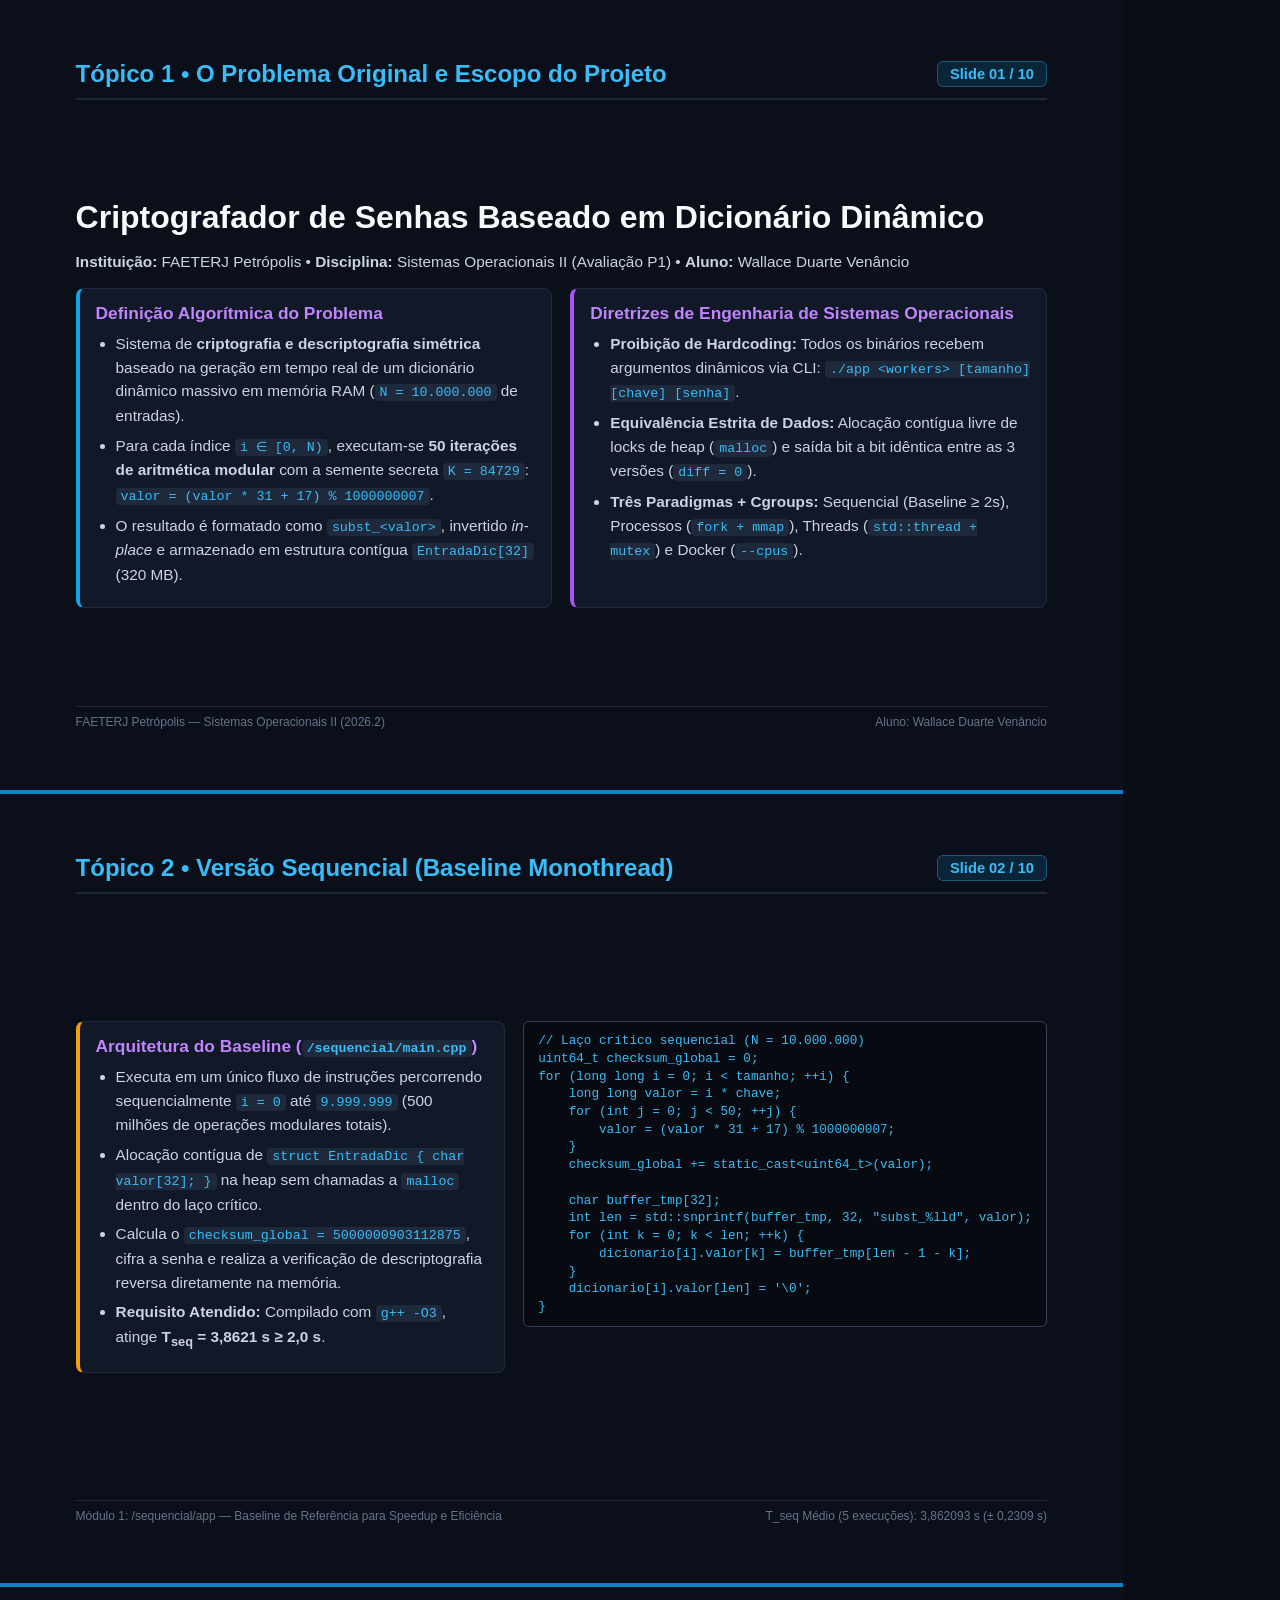
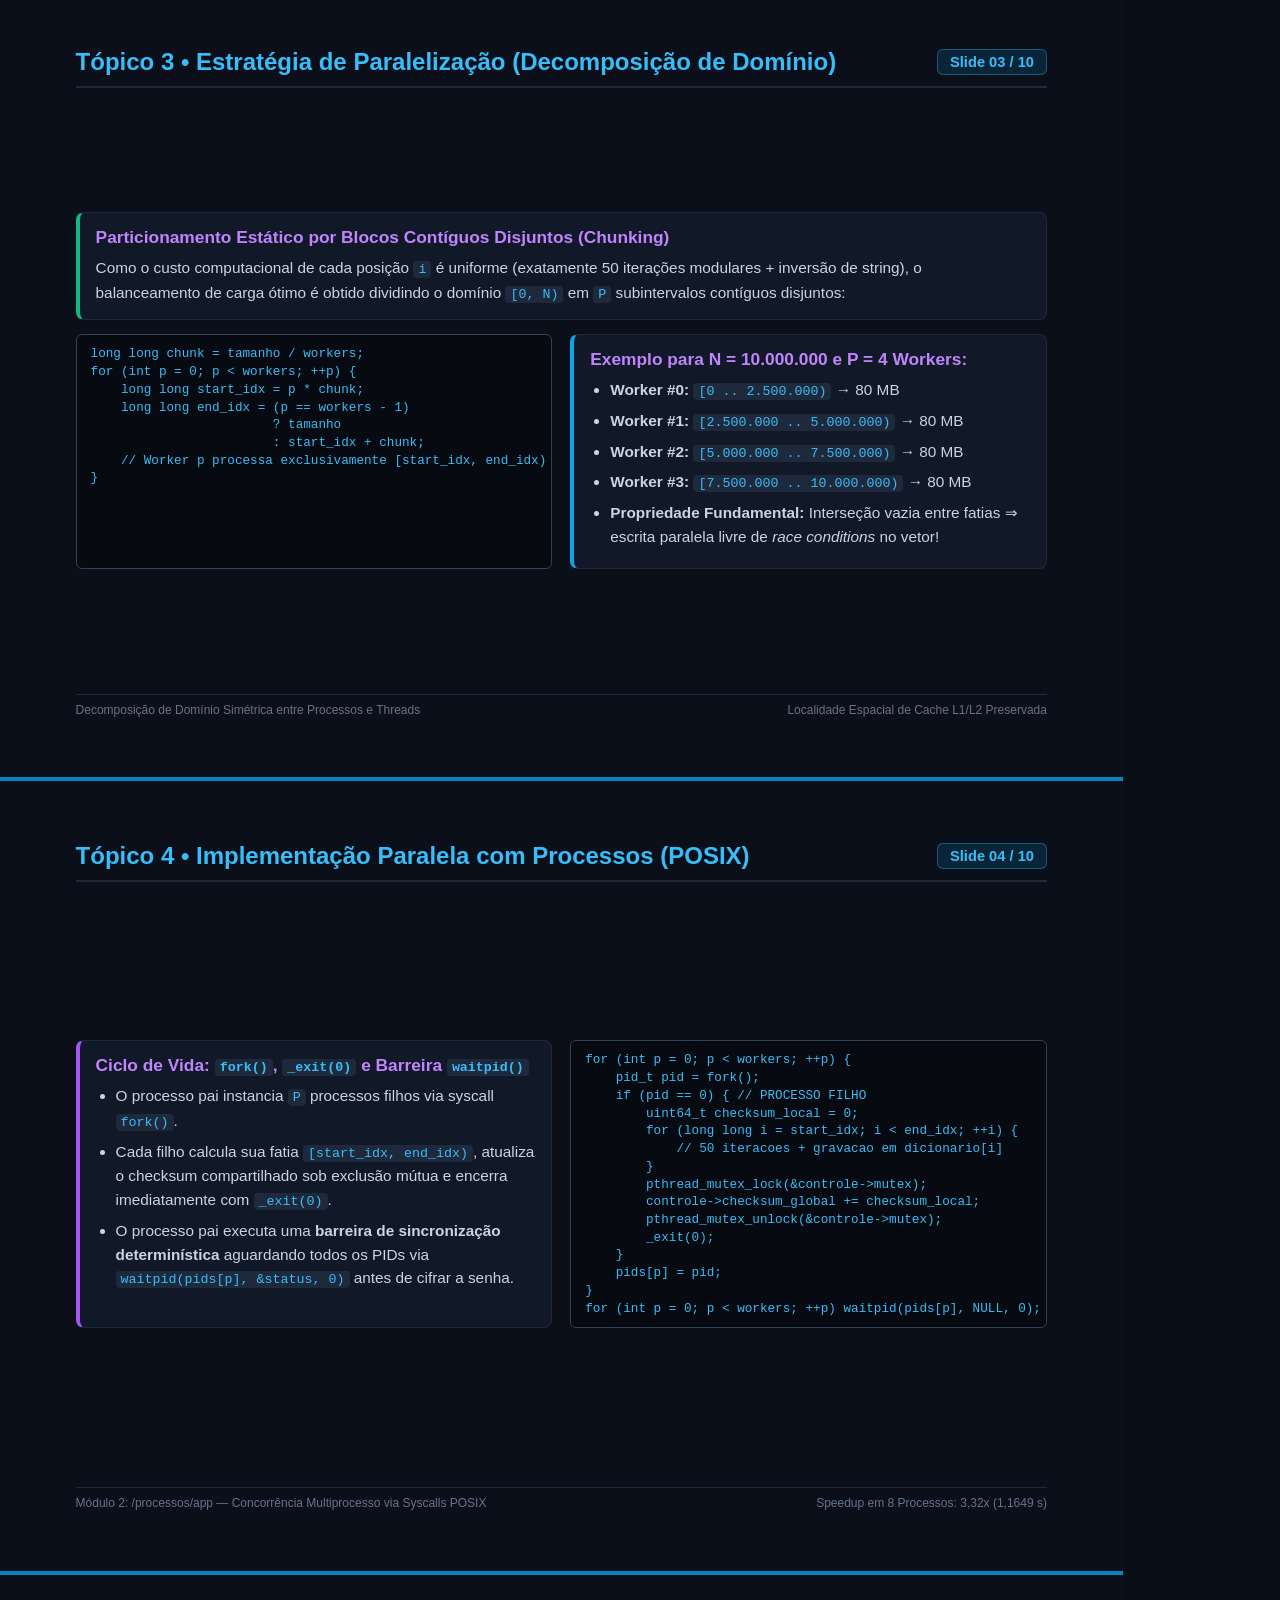
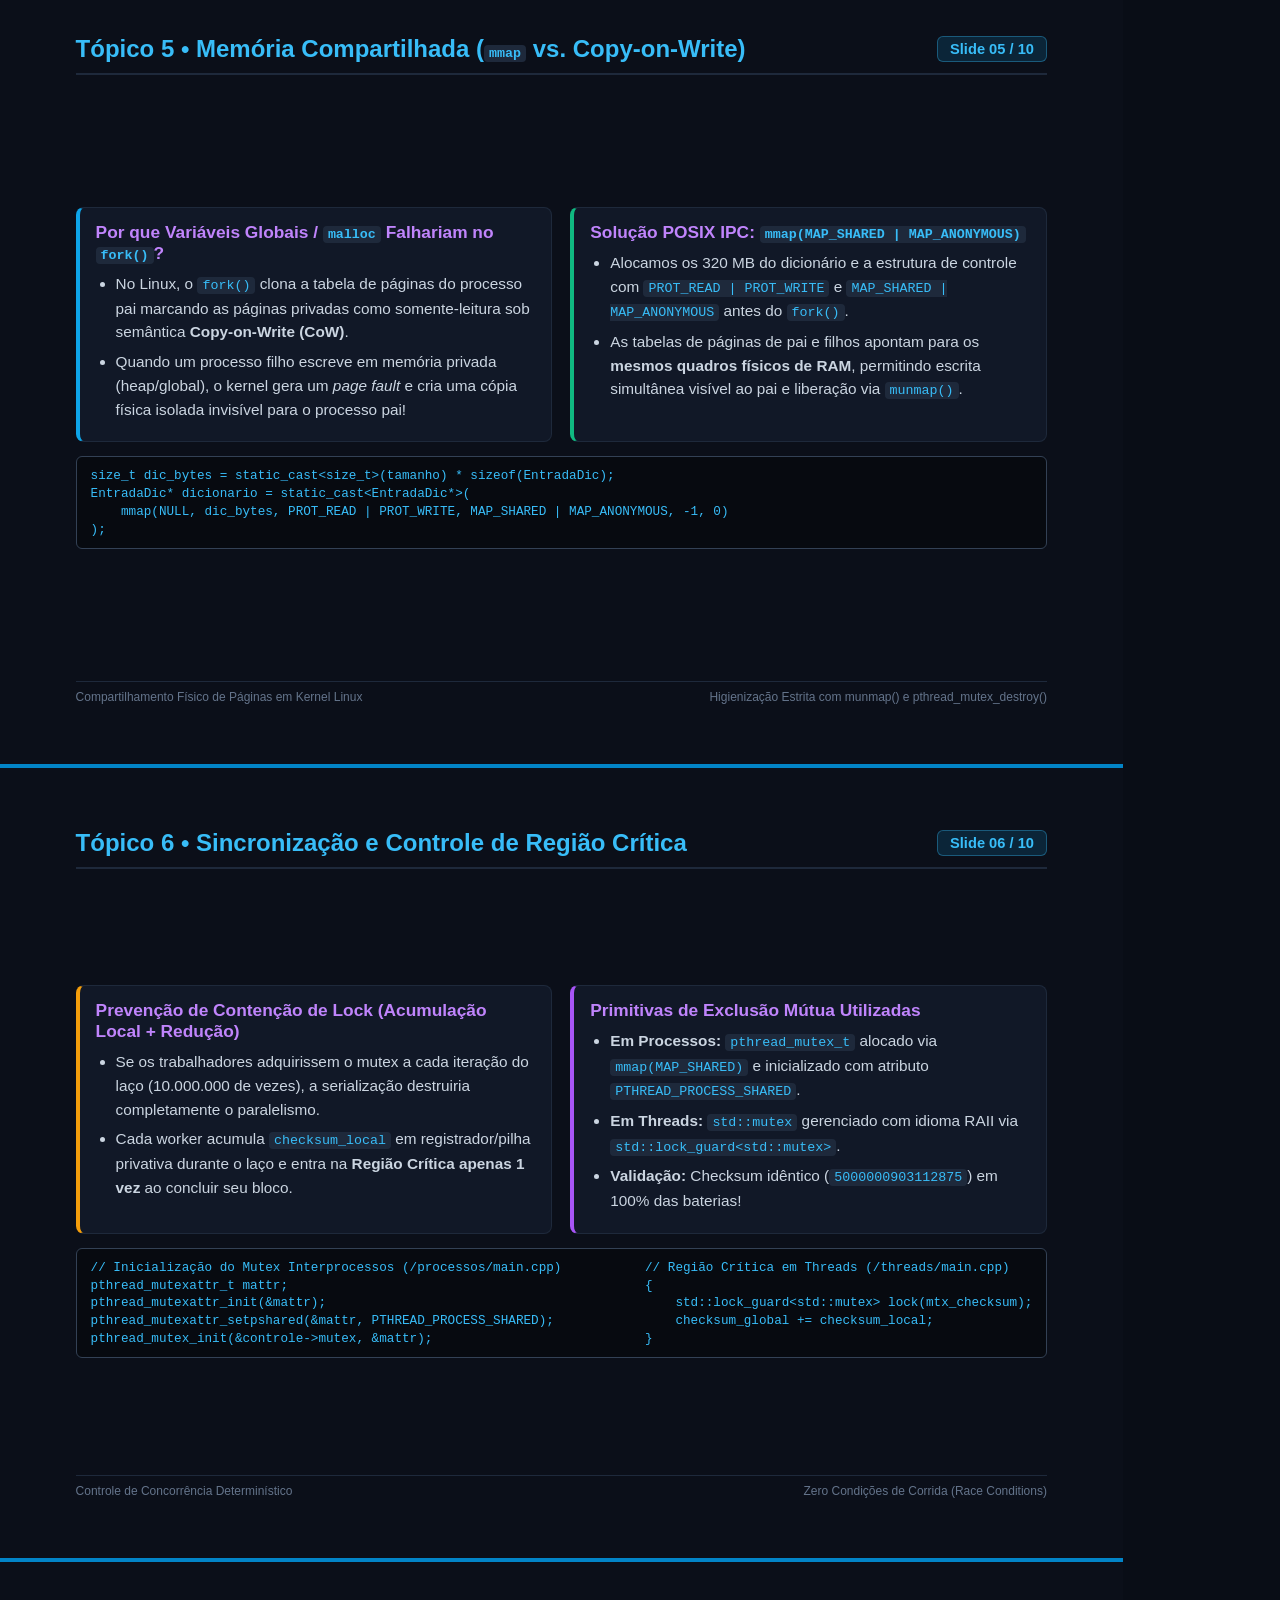
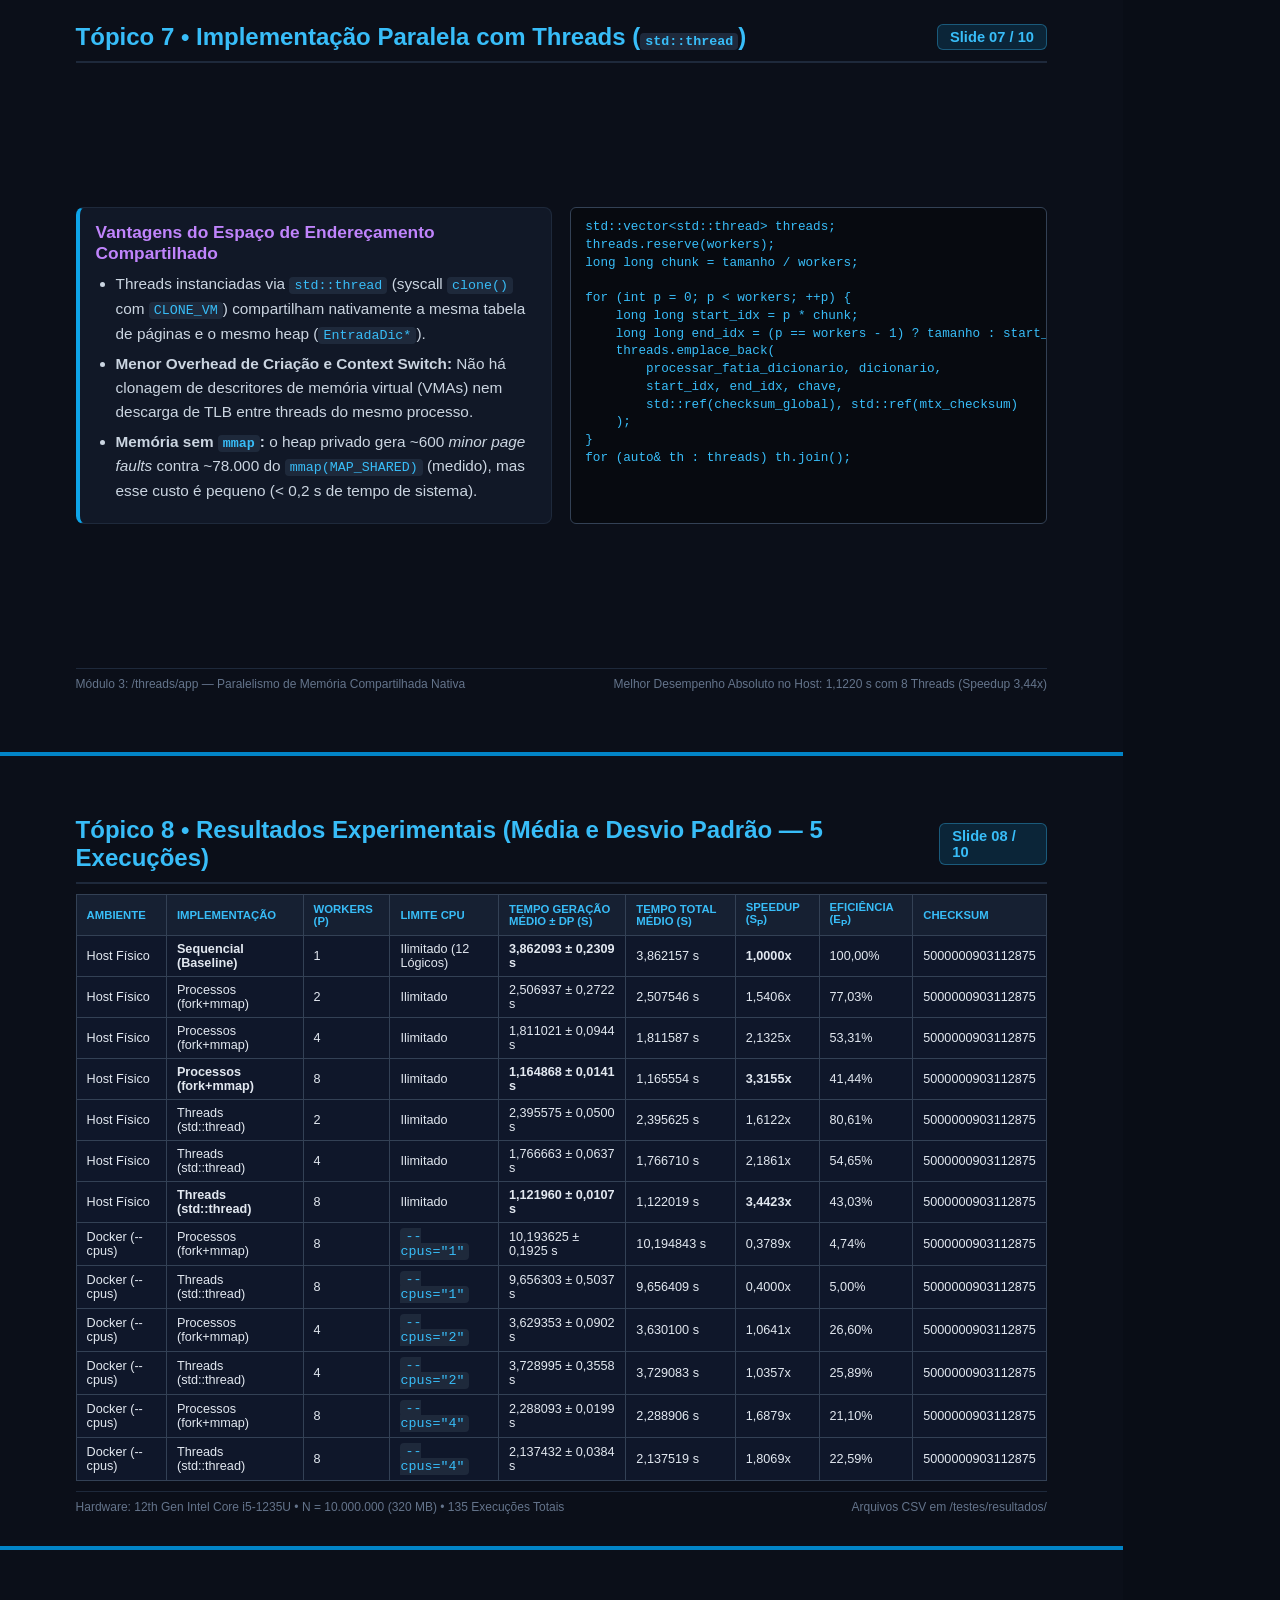
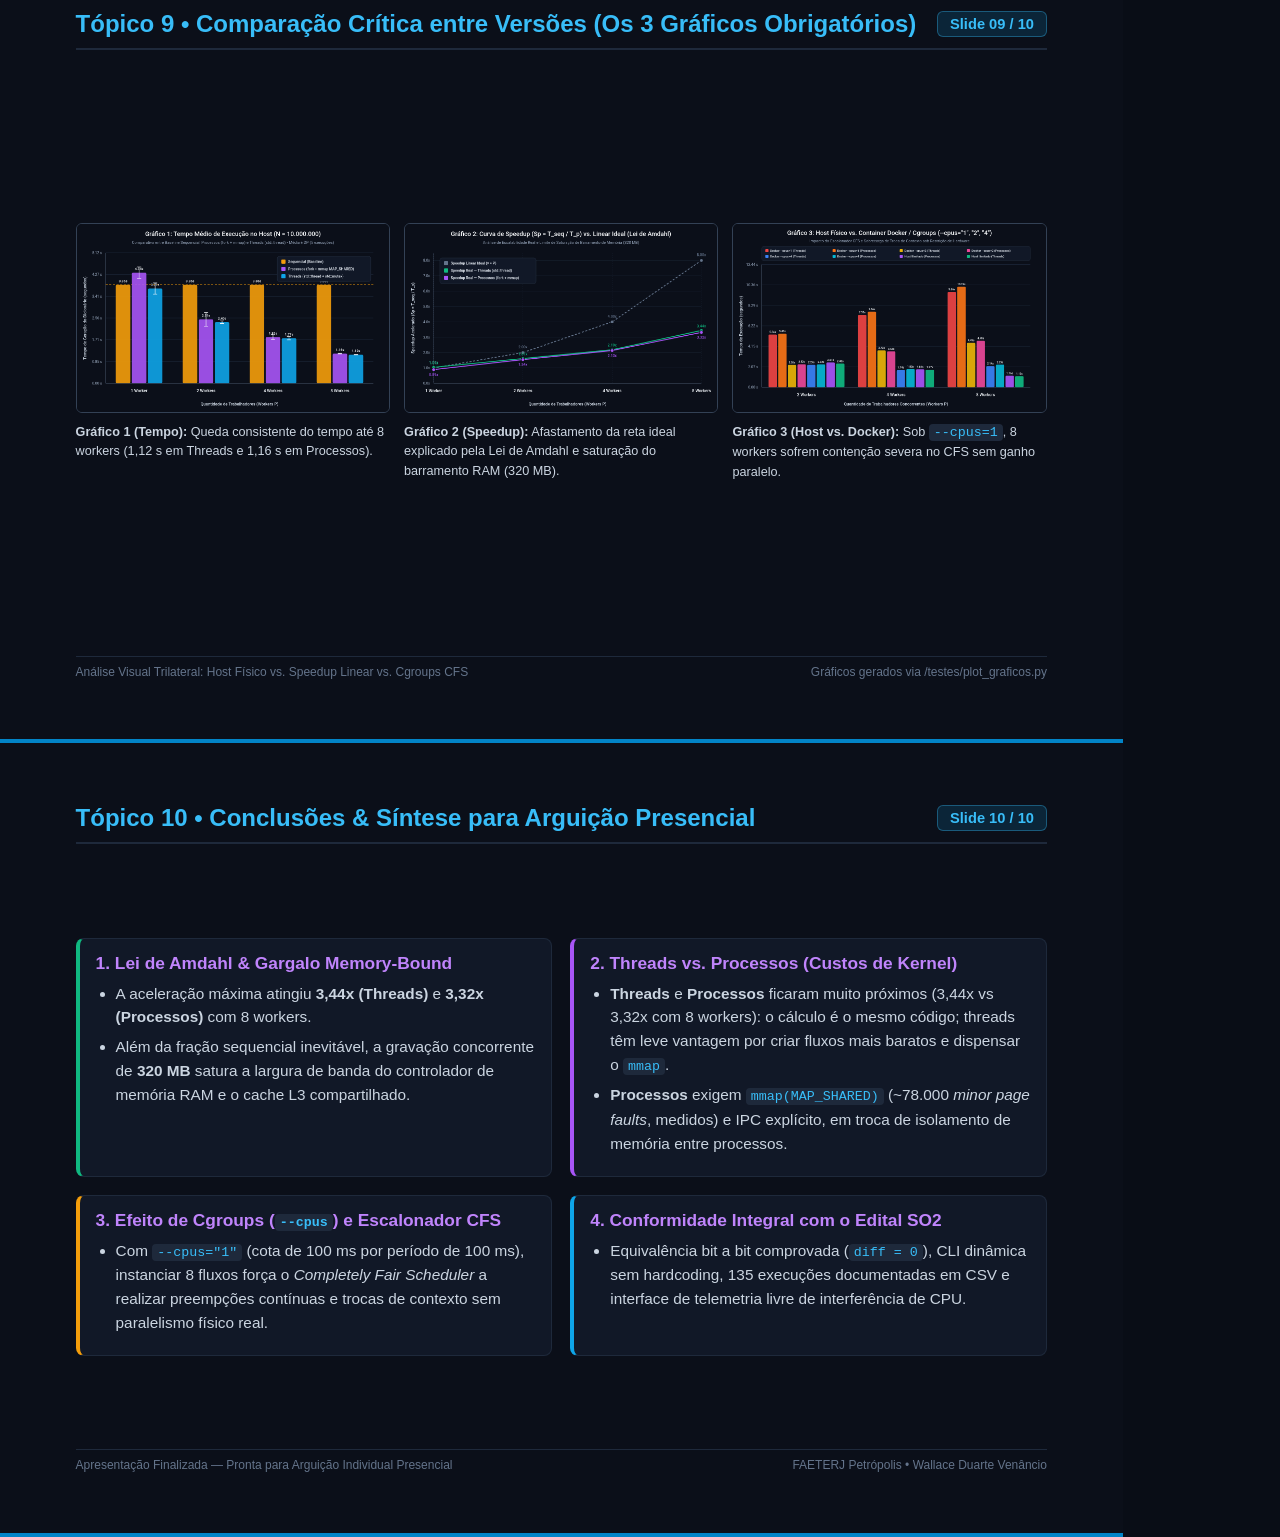
<file: documentacao/apresentacao.html>
<!DOCTYPE html>
<html lang="pt-BR">
<head>
<meta charset="utf-8">
<title>Apresentação Oficial SO2 - Criptografador de Senhas Baseado em Dicionário Dinâmico</title>
<style>
  @page {
    size: A4 landscape;
    margin: 0;
  }
  * {
    box-sizing: border-box;
    margin: 0;
    padding: 0;
  }
  body {
    font-family: -apple-system, BlinkMacSystemFont, "Segoe UI", Roboto, Helvetica, Arial, sans-serif;
    background: #090d16;
    color: #f8fafc;
    -webkit-print-color-adjust: exact;
    print-color-adjust: exact;
  }
  .slide {
    width: 297mm;
    height: 210mm;
    padding: 16mm 20mm;
    page-break-after: always;
    display: flex;
    flex-direction: column;
    justify-content: space-between;
    background: #0b0f19;
    border-bottom: 4px solid #0284c7;
    position: relative;
  }
  .slide-header {
    display: flex;
    justify-content: space-between;
    align-items: center;
    padding-bottom: 10px;
    border-bottom: 2px solid #1e293b;
  }
  .slide-num {
    font-size: 11pt;
    font-weight: 800;
    color: #38bdf8;
    background: rgba(14, 165, 233, 0.15);
    padding: 4px 12px;
    border-radius: 6px;
    border: 1px solid rgba(56, 189, 248, 0.35);
  }
  h1 {
    font-size: 24pt;
    color: #f8fafc;
    font-weight: 800;
  }
  h2 {
    font-size: 18pt;
    color: #38bdf8;
    font-weight: 700;
  }
  h3 {
    font-size: 13pt;
    color: #c084fc;
    margin-bottom: 8px;
  }
  p, li {
    font-size: 11.5pt;
    line-height: 1.55;
    color: #cbd5e1;
  }
  ul {
    padding-left: 20px;
  }
  li {
    margin-bottom: 6px;
  }
  .slide-body {
    flex: 1;
    display: flex;
    flex-direction: column;
    justify-content: center;
    gap: 14px;
    padding: 10px 0;
  }
  .grid-2 {
    display: grid;
    grid-template-columns: 1fr 1fr;
    gap: 18px;
  }
  .grid-3 {
    display: grid;
    grid-template-columns: 1fr 1fr 1fr;
    gap: 14px;
  }
  .box {
    background: #111827;
    border: 1px solid #1e293b;
    border-left: 4px solid #0ea5e9;
    border-radius: 8px;
    padding: 14px 16px;
  }
  .box-purple {
    border-left-color: #a855f7;
  }
  .box-green {
    border-left-color: #10b981;
  }
  .box-amber {
    border-left-color: #f59e0b;
  }
  pre {
    background: #070a10;
    border: 1px solid #334155;
    border-radius: 6px;
    padding: 10px 14px;
    font-family: "Consolas", "Courier New", monospace;
    font-size: 9.5pt;
    color: #38bdf8;
    line-height: 1.4;
    overflow: hidden;
  }
  code {
    font-family: "Consolas", "Courier New", monospace;
    background: #1e293b;
    color: #38bdf8;
    padding: 1px 5px;
    border-radius: 4px;
    font-size: 10pt;
  }
  table {
    width: 100%;
    border-collapse: collapse;
    font-size: 9.5pt;
  }
  th, td {
    border: 1px solid #334155;
    padding: 6px 10px;
    text-align: left;
  }
  th {
    background: #162032;
    color: #38bdf8;
    font-weight: 700;
    text-transform: uppercase;
    font-size: 8.5pt;
  }
  td {
    background: #0f172a;
    color: #e2e8f0;
  }
  .slide-footer {
    display: flex;
    justify-content: space-between;
    font-size: 9pt;
    color: #64748b;
    border-top: 1px solid #1e293b;
    padding-top: 8px;
  }
  .chart-img {
    width: 100%;
    max-height: 115mm;
    object-fit: contain;
    border: 1px solid #334155;
    border-radius: 6px;
  }
</style>
</head>
<body>

<!-- SLIDE 1: TÓPICO 1 - PROBLEMA ORIGINAL -->
<div class="slide">
  <div class="slide-header">
    <h2>Tópico 1 • O Problema Original e Escopo do Projeto</h2>
    <span class="slide-num">Slide 01 / 10</span>
  </div>
  <div class="slide-body">
    <h1>Criptografador de Senhas Baseado em Dicionário Dinâmico</h1>
    <p><strong>Instituição:</strong> FAETERJ Petrópolis • <strong>Disciplina:</strong> Sistemas Operacionais II (Avaliação P1) • <strong>Aluno:</strong> Wallace Duarte Venâncio</p>
    <div class="grid-2">
      <div class="box">
        <h3>Definição Algorítmica do Problema</h3>
        <ul>
          <li>Sistema de <strong>criptografia e descriptografia simétrica</strong> baseado na geração em tempo real de um dicionário dinâmico massivo em memória RAM (<code>N = 10.000.000</code> de entradas).</li>
          <li>Para cada índice <code>i &isin; [0, N)</code>, executam-se <strong>50 iterações de aritmética modular</strong> com a semente secreta <code>K = 84729</code>: <code>valor = (valor * 31 + 17) % 1000000007</code>.</li>
          <li>O resultado é formatado como <code>subst_&lt;valor&gt;</code>, invertido <em>in-place</em> e armazenado em estrutura contígua <code>EntradaDic[32]</code> (320 MB).</li>
        </ul>
      </div>
      <div class="box box-purple">
        <h3>Diretrizes de Engenharia de Sistemas Operacionais</h3>
        <ul>
          <li><strong>Proibição de Hardcoding:</strong> Todos os binários recebem argumentos dinâmicos via CLI: <code>./app &lt;workers&gt; [tamanho] [chave] [senha]</code>.</li>
          <li><strong>Equivalência Estrita de Dados:</strong> Alocação contígua livre de locks de heap (<code>malloc</code>) e saída bit a bit idêntica entre as 3 versões (<code>diff = 0</code>).</li>
          <li><strong>Três Paradigmas + Cgroups:</strong> Sequencial (Baseline &ge; 2s), Processos (<code>fork + mmap</code>), Threads (<code>std::thread + mutex</code>) e Docker (<code>--cpus</code>).</li>
        </ul>
      </div>
    </div>
  </div>
  <div class="slide-footer">
    <span>FAETERJ Petrópolis — Sistemas Operacionais II (2026.2)</span>
    <span>Aluno: Wallace Duarte Venâncio</span>
  </div>
</div>

<!-- SLIDE 2: TÓPICO 2 - VERSÃO SEQUENCIAL -->
<div class="slide">
  <div class="slide-header">
    <h2>Tópico 2 • Versão Sequencial (Baseline Monothread)</h2>
    <span class="slide-num">Slide 02 / 10</span>
  </div>
  <div class="slide-body">
    <div class="grid-2">
      <div class="box box-amber">
        <h3>Arquitetura do Baseline (<code>/sequencial/main.cpp</code>)</h3>
        <ul>
          <li>Executa em um único fluxo de instruções percorrendo sequencialmente <code>i = 0</code> até <code>9.999.999</code> (500 milhões de operações modulares totais).</li>
          <li>Alocação contígua de <code>struct EntradaDic { char valor[32]; }</code> na heap sem chamadas a <code>malloc</code> dentro do laço crítico.</li>
          <li>Calcula o <code>checksum_global = 5000000903112875</code>, cifra a senha e realiza a verificação de descriptografia reversa diretamente na memória.</li>
          <li><strong>Requisito Atendido:</strong> Compilado com <code>g++ -O3</code>, atinge <strong>T<sub>seq</sub> = 3,8621 s &ge; 2,0 s</strong>.</li>
        </ul>
      </div>
      <div>
        <pre>
// Laço crítico sequencial (N = 10.000.000)
uint64_t checksum_global = 0;
for (long long i = 0; i &lt; tamanho; ++i) {
    long long valor = i * chave;
    for (int j = 0; j &lt; 50; ++j) {
        valor = (valor * 31 + 17) % 1000000007;
    }
    checksum_global += static_cast&lt;uint64_t&gt;(valor);

    char buffer_tmp[32];
    int len = std::snprintf(buffer_tmp, 32, "subst_%lld", valor);
    for (int k = 0; k &lt; len; ++k) {
        dicionario[i].valor[k] = buffer_tmp[len - 1 - k];
    }
    dicionario[i].valor[len] = '\0';
}</pre>
      </div>
    </div>
  </div>
  <div class="slide-footer">
    <span>Módulo 1: /sequencial/app — Baseline de Referência para Speedup e Eficiência</span>
    <span>T_seq Médio (5 execuções): 3,862093 s (&plusmn; 0,2309 s)</span>
  </div>
</div>

<!-- SLIDE 3: TÓPICO 3 - ESTRATÉGIA DE PARALELIZAÇÃO -->
<div class="slide">
  <div class="slide-header">
    <h2>Tópico 3 • Estratégia de Paralelização (Decomposição de Domínio)</h2>
    <span class="slide-num">Slide 03 / 10</span>
  </div>
  <div class="slide-body">
    <div class="box box-green">
      <h3>Particionamento Estático por Blocos Contíguos Disjuntos (Chunking)</h3>
      <p>Como o custo computacional de cada posição <code>i</code> é uniforme (exatamente 50 iterações modulares + inversão de string), o balanceamento de carga ótimo é obtido dividindo o domínio <code>[0, N)</code> em <code>P</code> subintervalos contíguos disjuntos:</p>
    </div>
    <div class="grid-2">
      <pre>
long long chunk = tamanho / workers;
for (int p = 0; p &lt; workers; ++p) {
    long long start_idx = p * chunk;
    long long end_idx = (p == workers - 1)
                        ? tamanho
                        : start_idx + chunk;
    // Worker p processa exclusivamente [start_idx, end_idx)
}</pre>
      <div class="box">
        <h3>Exemplo para N = 10.000.000 e P = 4 Workers:</h3>
        <ul>
          <li><strong>Worker #0:</strong> <code>[0 .. 2.500.000)</code> &rarr; 80 MB</li>
          <li><strong>Worker #1:</strong> <code>[2.500.000 .. 5.000.000)</code> &rarr; 80 MB</li>
          <li><strong>Worker #2:</strong> <code>[5.000.000 .. 7.500.000)</code> &rarr; 80 MB</li>
          <li><strong>Worker #3:</strong> <code>[7.500.000 .. 10.000.000)</code> &rarr; 80 MB</li>
          <li><strong>Propriedade Fundamental:</strong> Interseção vazia entre fatias &rArr; escrita paralela livre de <em>race conditions</em> no vetor!</li>
        </ul>
      </div>
    </div>
  </div>
  <div class="slide-footer">
    <span>Decomposição de Domínio Simétrica entre Processos e Threads</span>
    <span>Localidade Espacial de Cache L1/L2 Preservada</span>
  </div>
</div>

<!-- SLIDE 4: TÓPICO 4 - IMPLEMENTAÇÃO COM PROCESSOS -->
<div class="slide">
  <div class="slide-header">
    <h2>Tópico 4 • Implementação Paralela com Processos (POSIX)</h2>
    <span class="slide-num">Slide 04 / 10</span>
  </div>
  <div class="slide-body">
    <div class="grid-2">
      <div class="box box-purple">
        <h3>Ciclo de Vida: <code>fork()</code>, <code>_exit(0)</code> e Barreira <code>waitpid()</code></h3>
        <ul>
          <li>O processo pai instancia <code>P</code> processos filhos via syscall <code>fork()</code>.</li>
          <li>Cada filho calcula sua fatia <code>[start_idx, end_idx)</code>, atualiza o checksum compartilhado sob exclusão mútua e encerra imediatamente com <code>_exit(0)</code>.</li>
          <li>O processo pai executa uma <strong>barreira de sincronização determinística</strong> aguardando todos os PIDs via <code>waitpid(pids[p], &amp;status, 0)</code> antes de cifrar a senha.</li>
        </ul>
      </div>
      <pre>
for (int p = 0; p &lt; workers; ++p) {
    pid_t pid = fork();
    if (pid == 0) { // PROCESSO FILHO
        uint64_t checksum_local = 0;
        for (long long i = start_idx; i &lt; end_idx; ++i) {
            // 50 iteracoes + gravacao em dicionario[i]
        }
        pthread_mutex_lock(&amp;controle-&gt;mutex);
        controle-&gt;checksum_global += checksum_local;
        pthread_mutex_unlock(&amp;controle-&gt;mutex);
        _exit(0);
    }
    pids[p] = pid;
}
for (int p = 0; p &lt; workers; ++p) waitpid(pids[p], NULL, 0);</pre>
    </div>
  </div>
  <div class="slide-footer">
    <span>Módulo 2: /processos/app — Concorrência Multiprocesso via Syscalls POSIX</span>
    <span>Speedup em 8 Processos: 3,32x (1,1649 s)</span>
  </div>
</div>

<!-- SLIDE 5: TÓPICO 5 - MEMÓRIA COMPARTILHADA -->
<div class="slide">
  <div class="slide-header">
    <h2>Tópico 5 • Memória Compartilhada (<code>mmap</code> vs. Copy-on-Write)</h2>
    <span class="slide-num">Slide 05 / 10</span>
  </div>
  <div class="slide-body">
    <div class="grid-2">
      <div class="box">
        <h3>Por que Variáveis Globais / <code>malloc</code> Falhariam no <code>fork()</code>?</h3>
        <ul>
          <li>No Linux, o <code>fork()</code> clona a tabela de páginas do processo pai marcando as páginas privadas como somente-leitura sob semântica <strong>Copy-on-Write (CoW)</strong>.</li>
          <li>Quando um processo filho escreve em memória privada (heap/global), o kernel gera um <em>page fault</em> e cria uma cópia física isolada invisível para o processo pai!</li>
        </ul>
      </div>
      <div class="box box-green">
        <h3>Solução POSIX IPC: <code>mmap(MAP_SHARED | MAP_ANONYMOUS)</code></h3>
        <ul>
          <li>Alocamos os 320 MB do dicionário e a estrutura de controle com <code>PROT_READ | PROT_WRITE</code> e <code>MAP_SHARED | MAP_ANONYMOUS</code> antes do <code>fork()</code>.</li>
          <li>As tabelas de páginas de pai e filhos apontam para os <strong>mesmos quadros físicos de RAM</strong>, permitindo escrita simultânea visível ao pai e liberação via <code>munmap()</code>.</li>
        </ul>
      </div>
    </div>
    <pre>
size_t dic_bytes = static_cast&lt;size_t&gt;(tamanho) * sizeof(EntradaDic);
EntradaDic* dicionario = static_cast&lt;EntradaDic*&gt;(
    mmap(NULL, dic_bytes, PROT_READ | PROT_WRITE, MAP_SHARED | MAP_ANONYMOUS, -1, 0)
);</pre>
  </div>
  <div class="slide-footer">
    <span>Compartilhamento Físico de Páginas em Kernel Linux</span>
    <span>Higienização Estrita com munmap() e pthread_mutex_destroy()</span>
  </div>
</div>

<!-- SLIDE 6: TÓPICO 6 - SINCRONIZAÇÃO E REGIÕES CRÍTICAS -->
<div class="slide">
  <div class="slide-header">
    <h2>Tópico 6 • Sincronização e Controle de Região Crítica</h2>
    <span class="slide-num">Slide 06 / 10</span>
  </div>
  <div class="slide-body">
    <div class="grid-2">
      <div class="box box-amber">
        <h3>Prevenção de Contenção de Lock (Acumulação Local + Redução)</h3>
        <ul>
          <li>Se os trabalhadores adquirissem o mutex a cada iteração do laço (10.000.000 de vezes), a serialização destruiria completamente o paralelismo.</li>
          <li>Cada worker acumula <code>checksum_local</code> em registrador/pilha privativa durante o laço e entra na <strong>Região Crítica apenas 1 vez</strong> ao concluir seu bloco.</li>
        </ul>
      </div>
      <div class="box box-purple">
        <h3>Primitivas de Exclusão Mútua Utilizadas</h3>
        <ul>
          <li><strong>Em Processos:</strong> <code>pthread_mutex_t</code> alocado via <code>mmap(MAP_SHARED)</code> e inicializado com atributo <code>PTHREAD_PROCESS_SHARED</code>.</li>
          <li><strong>Em Threads:</strong> <code>std::mutex</code> gerenciado com idioma RAII via <code>std::lock_guard&lt;std::mutex&gt;</code>.</li>
          <li><strong>Validação:</strong> Checksum idêntico (<code>5000000903112875</code>) em 100% das baterias!</li>
        </ul>
      </div>
    </div>
    <pre>
// Inicialização do Mutex Interprocessos (/processos/main.cpp)           // Região Crítica em Threads (/threads/main.cpp)
pthread_mutexattr_t mattr;                                               {
pthread_mutexattr_init(&amp;mattr);                                              std::lock_guard&lt;std::mutex&gt; lock(mtx_checksum);
pthread_mutexattr_setpshared(&amp;mattr, PTHREAD_PROCESS_SHARED);                checksum_global += checksum_local;
pthread_mutex_init(&amp;controle-&gt;mutex, &amp;mattr);                            }</pre>
  </div>
  <div class="slide-footer">
    <span>Controle de Concorrência Determinístico</span>
    <span>Zero Condições de Corrida (Race Conditions)</span>
  </div>
</div>

<!-- SLIDE 7: TÓPICO 7 - IMPLEMENTAÇÃO COM THREADS -->
<div class="slide">
  <div class="slide-header">
    <h2>Tópico 7 • Implementação Paralela com Threads (<code>std::thread</code>)</h2>
    <span class="slide-num">Slide 07 / 10</span>
  </div>
  <div class="slide-body">
    <div class="grid-2">
      <div class="box">
        <h3>Vantagens do Espaço de Endereçamento Compartilhado</h3>
        <ul>
          <li>Threads instanciadas via <code>std::thread</code> (syscall <code>clone()</code> com <code>CLONE_VM</code>) compartilham nativamente a mesma tabela de páginas e o mesmo heap (<code>EntradaDic*</code>).</li>
          <li><strong>Menor Overhead de Criação e Context Switch:</strong> Não há clonagem de descritores de memória virtual (VMAs) nem descarga de TLB entre threads do mesmo processo.</li>
          <li><strong>Memória sem <code>mmap</code>:</strong> o heap privado gera ~600 <em>minor page faults</em> contra ~78.000 do <code>mmap(MAP_SHARED)</code> (medido), mas esse custo é pequeno (&lt; 0,2 s de tempo de sistema).</li>
        </ul>
      </div>
      <pre>
std::vector&lt;std::thread&gt; threads;
threads.reserve(workers);
long long chunk = tamanho / workers;

for (int p = 0; p &lt; workers; ++p) {
    long long start_idx = p * chunk;
    long long end_idx = (p == workers - 1) ? tamanho : start_idx + chunk;
    threads.emplace_back(
        processar_fatia_dicionario, dicionario,
        start_idx, end_idx, chave,
        std::ref(checksum_global), std::ref(mtx_checksum)
    );
}
for (auto&amp; th : threads) th.join();</pre>
    </div>
  </div>
  <div class="slide-footer">
    <span>Módulo 3: /threads/app — Paralelismo de Memória Compartilhada Nativa</span>
    <span>Melhor Desempenho Absoluto no Host: 1,1220 s com 8 Threads (Speedup 3,44x)</span>
  </div>
</div>

<!-- SLIDE 8: TÓPICO 8 - RESULTADOS EXPERIMENTAIS -->
<div class="slide">
  <div class="slide-header">
    <h2>Tópico 8 • Resultados Experimentais (Média e Desvio Padrão — 5 Execuções)</h2>
    <span class="slide-num">Slide 08 / 10</span>
  </div>
  <div class="slide-body">
    <table>
      <thead>
        <tr>
          <th>Ambiente</th>
          <th>Implementação</th>
          <th>Workers (P)</th>
          <th>Limite CPU</th>
          <th>Tempo Geração Médio &plusmn; DP (s)</th>
          <th>Tempo Total Médio (s)</th>
          <th>Speedup (S<sub>p</sub>)</th>
          <th>Eficiência (E<sub>p</sub>)</th>
          <th>Checksum</th>
        </tr>
      </thead>
      <tbody>
        <tr><td>Host Físico</td><td><strong>Sequencial (Baseline)</strong></td><td>1</td><td>Ilimitado (12 Lógicos)</td><td><strong>3,862093 &plusmn; 0,2309 s</strong></td><td>3,862157 s</td><td><strong>1,0000x</strong></td><td>100,00%</td><td>5000000903112875</td></tr>
        <tr><td>Host Físico</td><td>Processos (fork+mmap)</td><td>2</td><td>Ilimitado</td><td>2,506937 &plusmn; 0,2722 s</td><td>2,507546 s</td><td>1,5406x</td><td>77,03%</td><td>5000000903112875</td></tr>
        <tr><td>Host Físico</td><td>Processos (fork+mmap)</td><td>4</td><td>Ilimitado</td><td>1,811021 &plusmn; 0,0944 s</td><td>1,811587 s</td><td>2,1325x</td><td>53,31%</td><td>5000000903112875</td></tr>
        <tr><td>Host Físico</td><td><strong>Processos (fork+mmap)</strong></td><td>8</td><td>Ilimitado</td><td><strong>1,164868 &plusmn; 0,0141 s</strong></td><td>1,165554 s</td><td><strong>3,3155x</strong></td><td>41,44%</td><td>5000000903112875</td></tr>
        <tr><td>Host Físico</td><td>Threads (std::thread)</td><td>2</td><td>Ilimitado</td><td>2,395575 &plusmn; 0,0500 s</td><td>2,395625 s</td><td>1,6122x</td><td>80,61%</td><td>5000000903112875</td></tr>
        <tr><td>Host Físico</td><td>Threads (std::thread)</td><td>4</td><td>Ilimitado</td><td>1,766663 &plusmn; 0,0637 s</td><td>1,766710 s</td><td>2,1861x</td><td>54,65%</td><td>5000000903112875</td></tr>
        <tr><td>Host Físico</td><td><strong>Threads (std::thread)</strong></td><td>8</td><td>Ilimitado</td><td><strong>1,121960 &plusmn; 0,0107 s</strong></td><td>1,122019 s</td><td><strong>3,4423x</strong></td><td>43,03%</td><td>5000000903112875</td></tr>
        <tr><td>Docker (--cpus)</td><td>Processos (fork+mmap)</td><td>8</td><td><code>--cpus="1"</code></td><td>10,193625 &plusmn; 0,1925 s</td><td>10,194843 s</td><td>0,3789x</td><td>4,74%</td><td>5000000903112875</td></tr>
        <tr><td>Docker (--cpus)</td><td>Threads (std::thread)</td><td>8</td><td><code>--cpus="1"</code></td><td>9,656303 &plusmn; 0,5037 s</td><td>9,656409 s</td><td>0,4000x</td><td>5,00%</td><td>5000000903112875</td></tr>
        <tr><td>Docker (--cpus)</td><td>Processos (fork+mmap)</td><td>4</td><td><code>--cpus="2"</code></td><td>3,629353 &plusmn; 0,0902 s</td><td>3,630100 s</td><td>1,0641x</td><td>26,60%</td><td>5000000903112875</td></tr>
        <tr><td>Docker (--cpus)</td><td>Threads (std::thread)</td><td>4</td><td><code>--cpus="2"</code></td><td>3,728995 &plusmn; 0,3558 s</td><td>3,729083 s</td><td>1,0357x</td><td>25,89%</td><td>5000000903112875</td></tr>
        <tr><td>Docker (--cpus)</td><td>Processos (fork+mmap)</td><td>8</td><td><code>--cpus="4"</code></td><td>2,288093 &plusmn; 0,0199 s</td><td>2,288906 s</td><td>1,6879x</td><td>21,10%</td><td>5000000903112875</td></tr>
        <tr><td>Docker (--cpus)</td><td>Threads (std::thread)</td><td>8</td><td><code>--cpus="4"</code></td><td>2,137432 &plusmn; 0,0384 s</td><td>2,137519 s</td><td>1,8069x</td><td>22,59%</td><td>5000000903112875</td></tr>
      </tbody>
    </table>
  </div>
  <div class="slide-footer">
    <span>Hardware: 12th Gen Intel Core i5-1235U • N = 10.000.000 (320 MB) • 135 Execuções Totais</span>
    <span>Arquivos CSV em /testes/resultados/</span>
  </div>
</div>

<!-- SLIDE 9: TÓPICO 9 - COMPARAÇÃO CRÍTICA ENTRE VERSÕES (OS 3 GRÁFICOS) -->
<div class="slide">
  <div class="slide-header">
    <h2>Tópico 9 • Comparação Crítica entre Versões (Os 3 Gráficos Obrigatórios)</h2>
    <span class="slide-num">Slide 09 / 10</span>
  </div>
  <div class="slide-body">
    <div class="grid-3">
      <div>
        <img class="chart-img" src="../testes/resultados/grafico1_tempo.png" alt="Gráfico 1">
        <p style="font-size:9.5pt; margin-top:6px;"><strong>Gráfico 1 (Tempo):</strong> Queda consistente do tempo até 8 workers (1,12 s em Threads e 1,16 s em Processos).</p>
      </div>
      <div>
        <img class="chart-img" src="../testes/resultados/grafico2_speedup.png" alt="Gráfico 2">
        <p style="font-size:9.5pt; margin-top:6px;"><strong>Gráfico 2 (Speedup):</strong> Afastamento da reta ideal explicado pela Lei de Amdahl e saturação do barramento RAM (320 MB).</p>
      </div>
      <div>
        <img class="chart-img" src="../testes/resultados/grafico3_docker.png" alt="Gráfico 3">
        <p style="font-size:9.5pt; margin-top:6px;"><strong>Gráfico 3 (Host vs. Docker):</strong> Sob <code>--cpus=1</code>, 8 workers sofrem contenção severa no CFS sem ganho paralelo.</p>
      </div>
    </div>
  </div>
  <div class="slide-footer">
    <span>Análise Visual Trilateral: Host Físico vs. Speedup Linear vs. Cgroups CFS</span>
    <span>Gráficos gerados via /testes/plot_graficos.py</span>
  </div>
</div>

<!-- SLIDE 10: TÓPICO 10 - CONCLUSÕES -->
<div class="slide">
  <div class="slide-header">
    <h2>Tópico 10 • Conclusões & Síntese para Arguição Presencial</h2>
    <span class="slide-num">Slide 10 / 10</span>
  </div>
  <div class="slide-body">
    <div class="grid-2">
      <div class="box box-green">
        <h3>1. Lei de Amdahl & Gargalo Memory-Bound</h3>
        <ul>
          <li>A aceleração máxima atingiu <strong>3,44x (Threads)</strong> e <strong>3,32x (Processos)</strong> com 8 workers.</li>
          <li>Além da fração sequencial inevitável, a gravação concorrente de <strong>320 MB</strong> satura a largura de banda do controlador de memória RAM e o cache L3 compartilhado.</li>
        </ul>
      </div>
      <div class="box box-purple">
        <h3>2. Threads vs. Processos (Custos de Kernel)</h3>
        <ul>
          <li><strong>Threads</strong> e <strong>Processos</strong> ficaram muito próximos (3,44x vs 3,32x com 8 workers): o cálculo é o mesmo código; threads têm leve vantagem por criar fluxos mais baratos e dispensar o <code>mmap</code>.</li>
          <li><strong>Processos</strong> exigem <code>mmap(MAP_SHARED)</code> (~78.000 <em>minor page faults</em>, medidos) e IPC explícito, em troca de isolamento de memória entre processos.</li>
        </ul>
      </div>
      <div class="box box-amber">
        <h3>3. Efeito de Cgroups (<code>--cpus</code>) e Escalonador CFS</h3>
        <ul>
          <li>Com <code>--cpus="1"</code> (cota de 100 ms por período de 100 ms), instanciar 8 fluxos força o <em>Completely Fair Scheduler</em> a realizar preempções contínuas e trocas de contexto sem paralelismo físico real.</li>
        </ul>
      </div>
      <div class="box">
        <h3>4. Conformidade Integral com o Edital SO2</h3>
        <ul>
          <li>Equivalência bit a bit comprovada (<code>diff = 0</code>), CLI dinâmica sem hardcoding, 135 execuções documentadas em CSV e interface de telemetria livre de interferência de CPU.</li>
        </ul>
      </div>
    </div>
  </div>
  <div class="slide-footer">
    <span>Apresentação Finalizada — Pronta para Arguição Individual Presencial</span>
    <span>FAETERJ Petrópolis • Wallace Duarte Venâncio</span>
  </div>
</div>

</body>
</html>
</file>
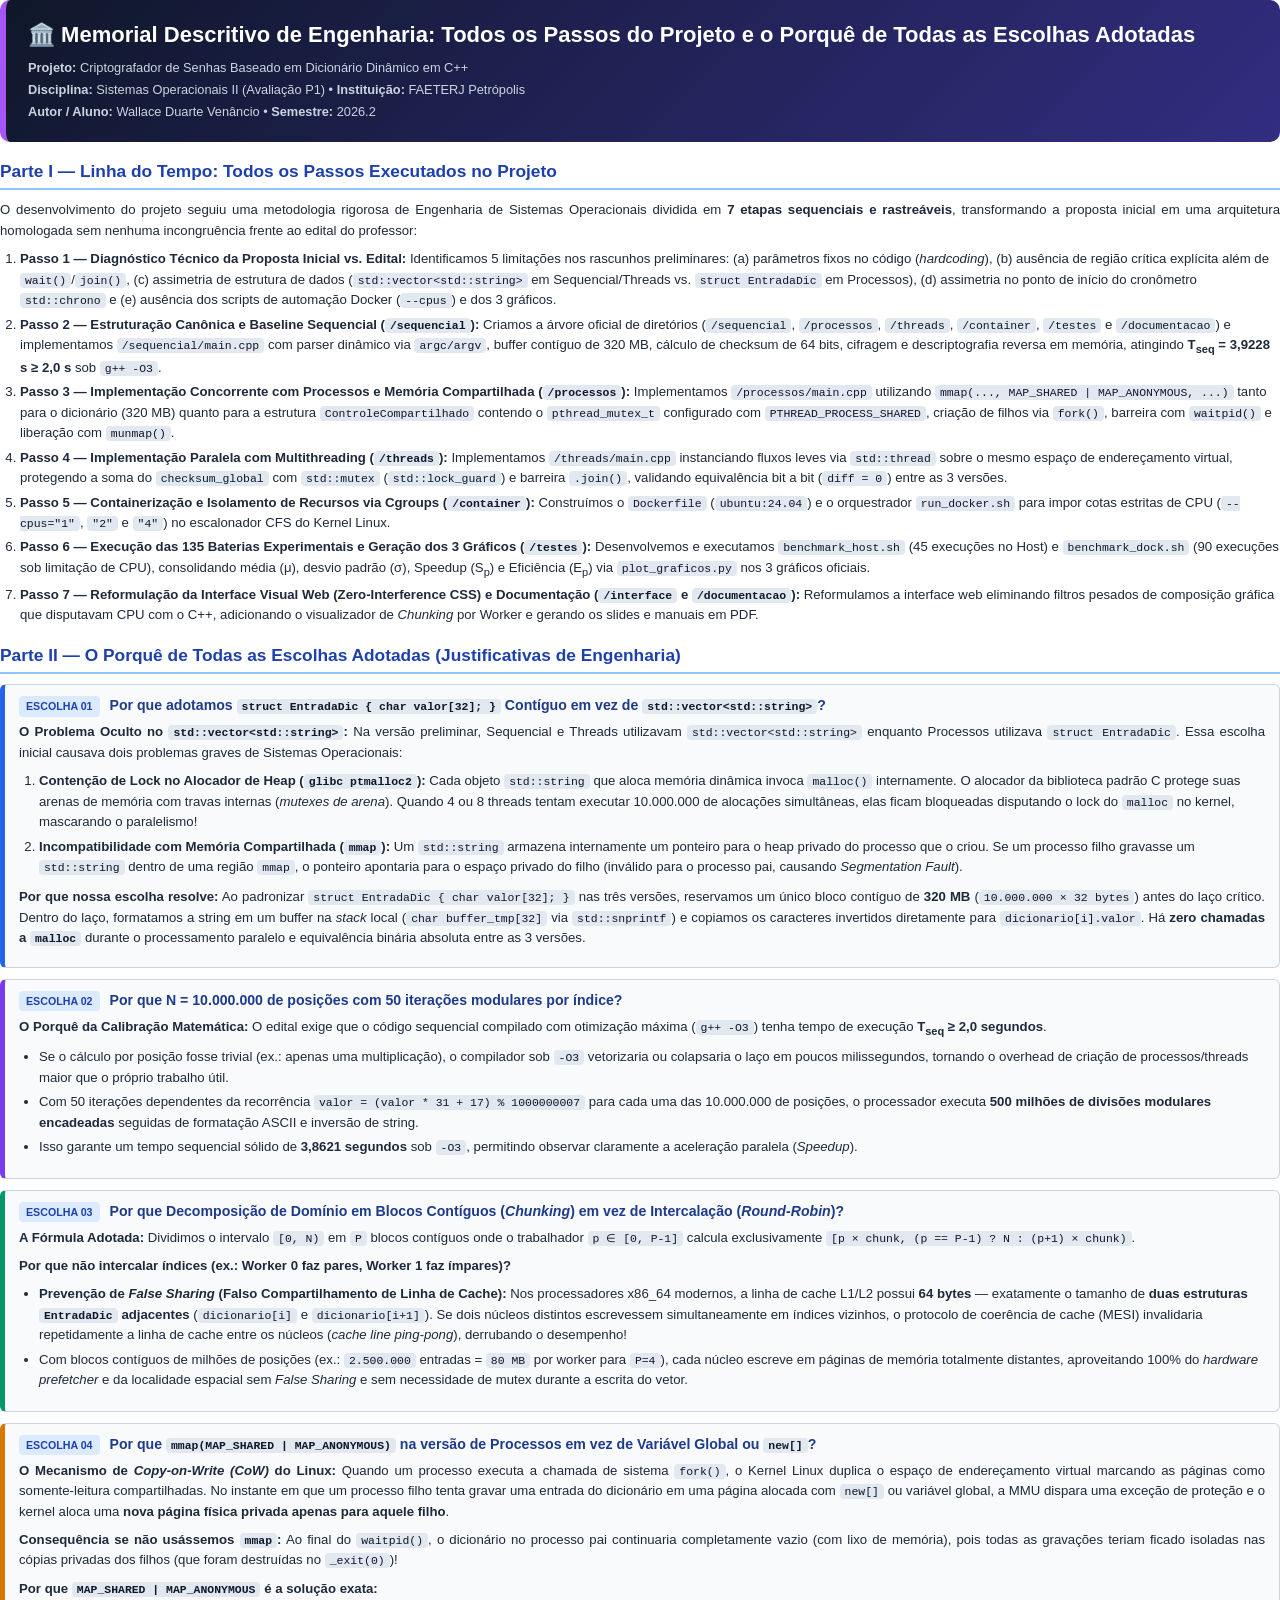
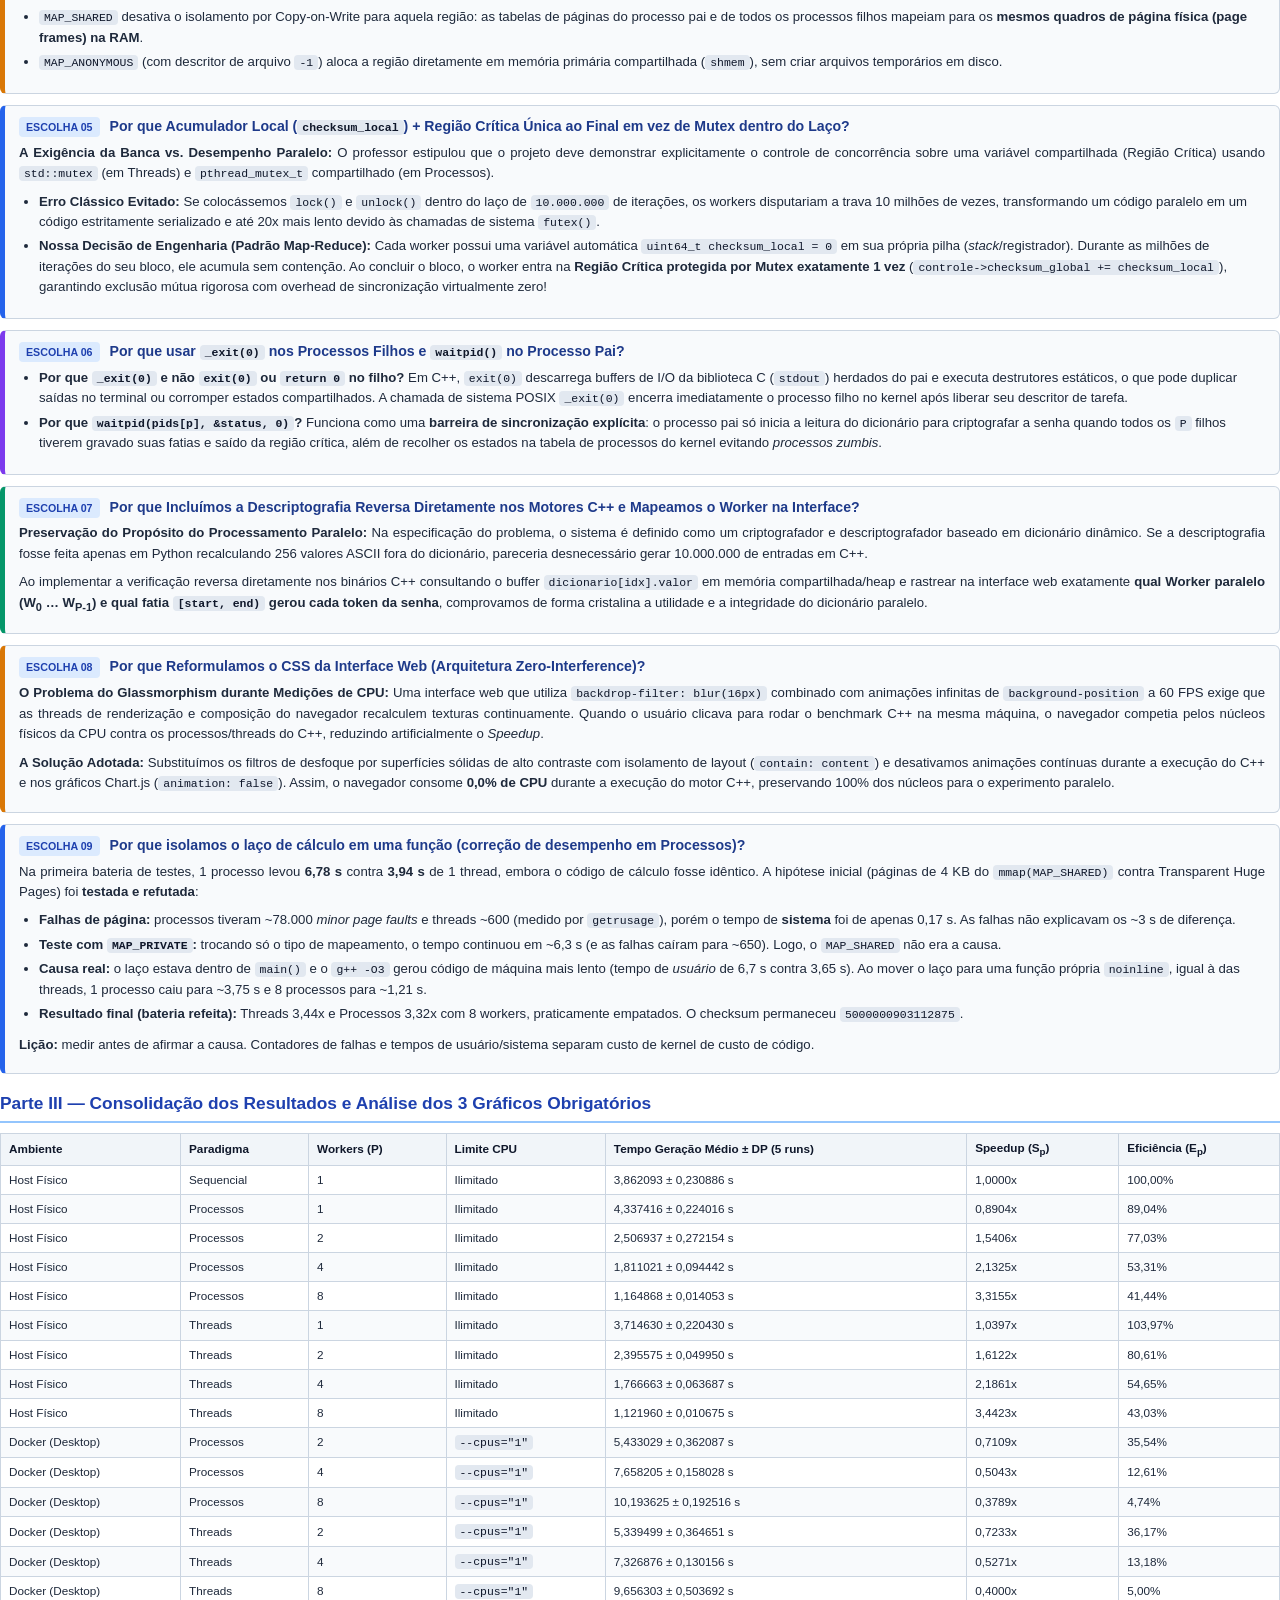
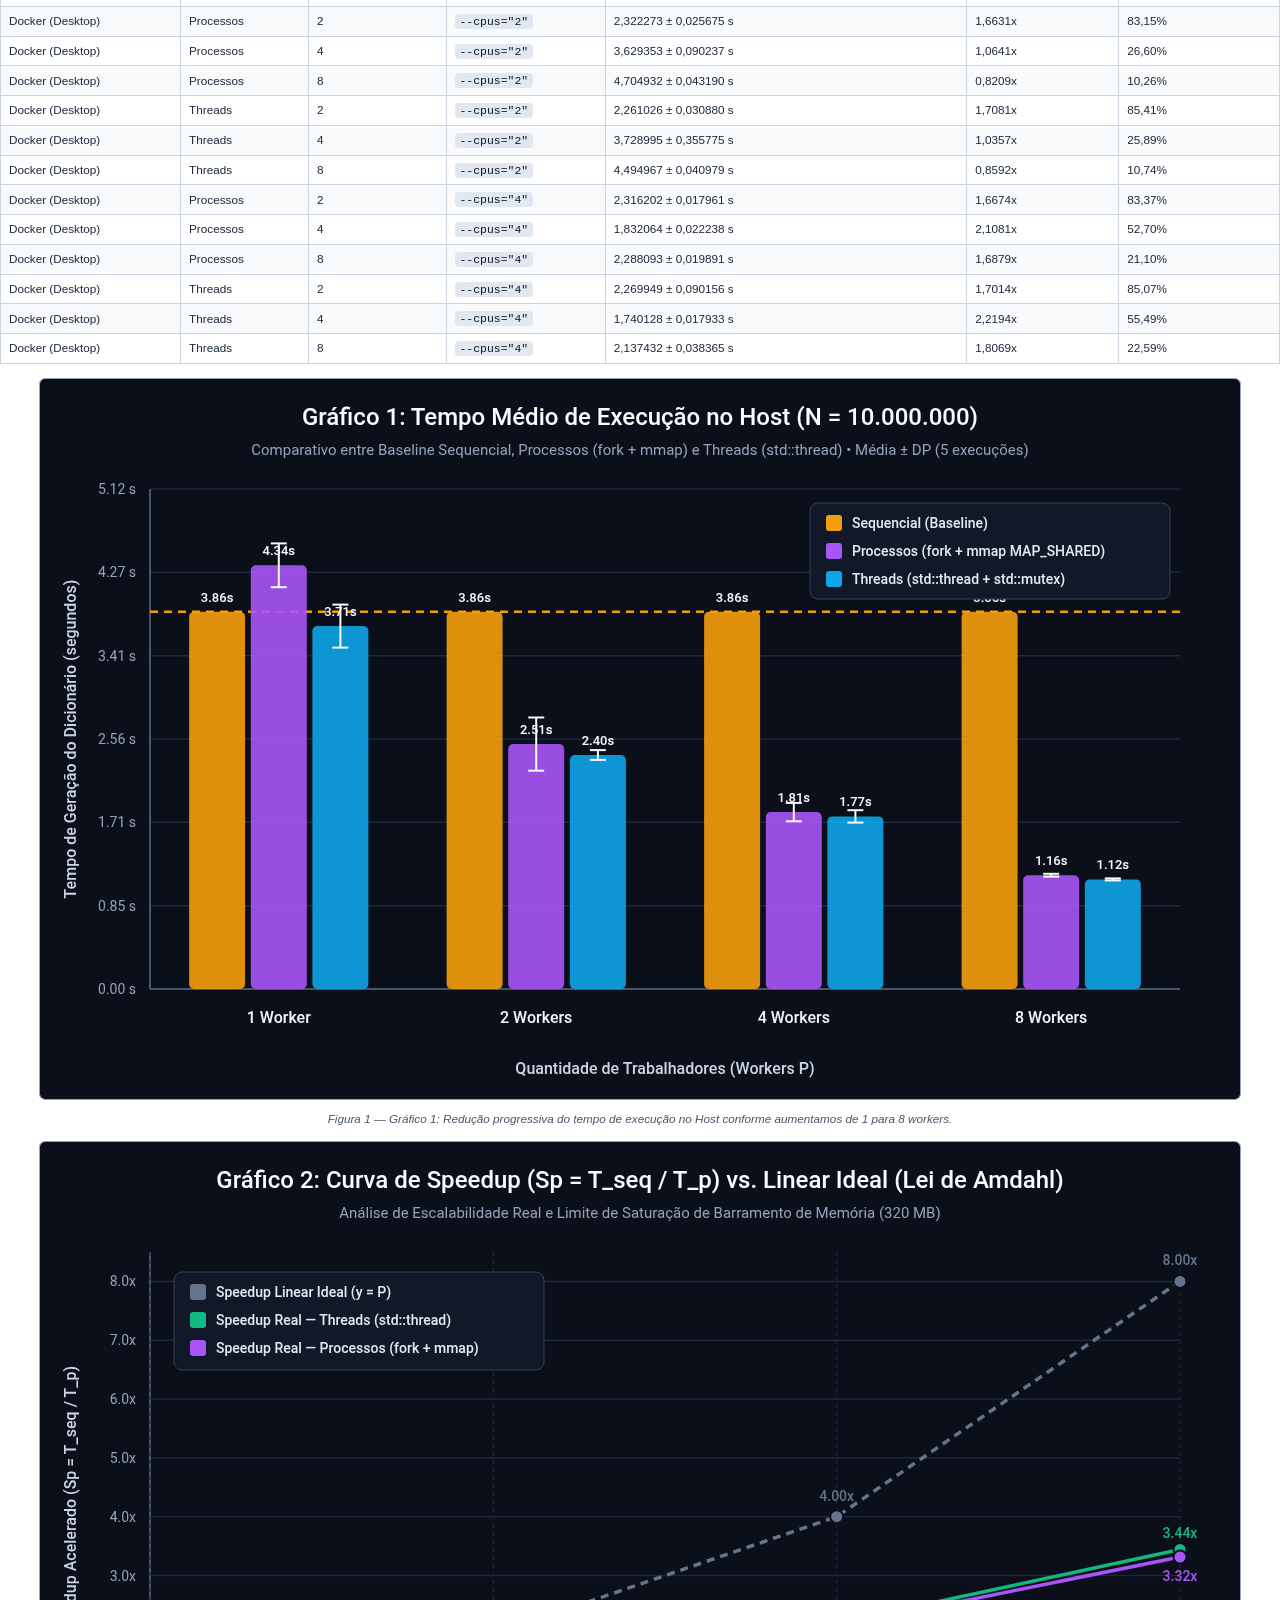
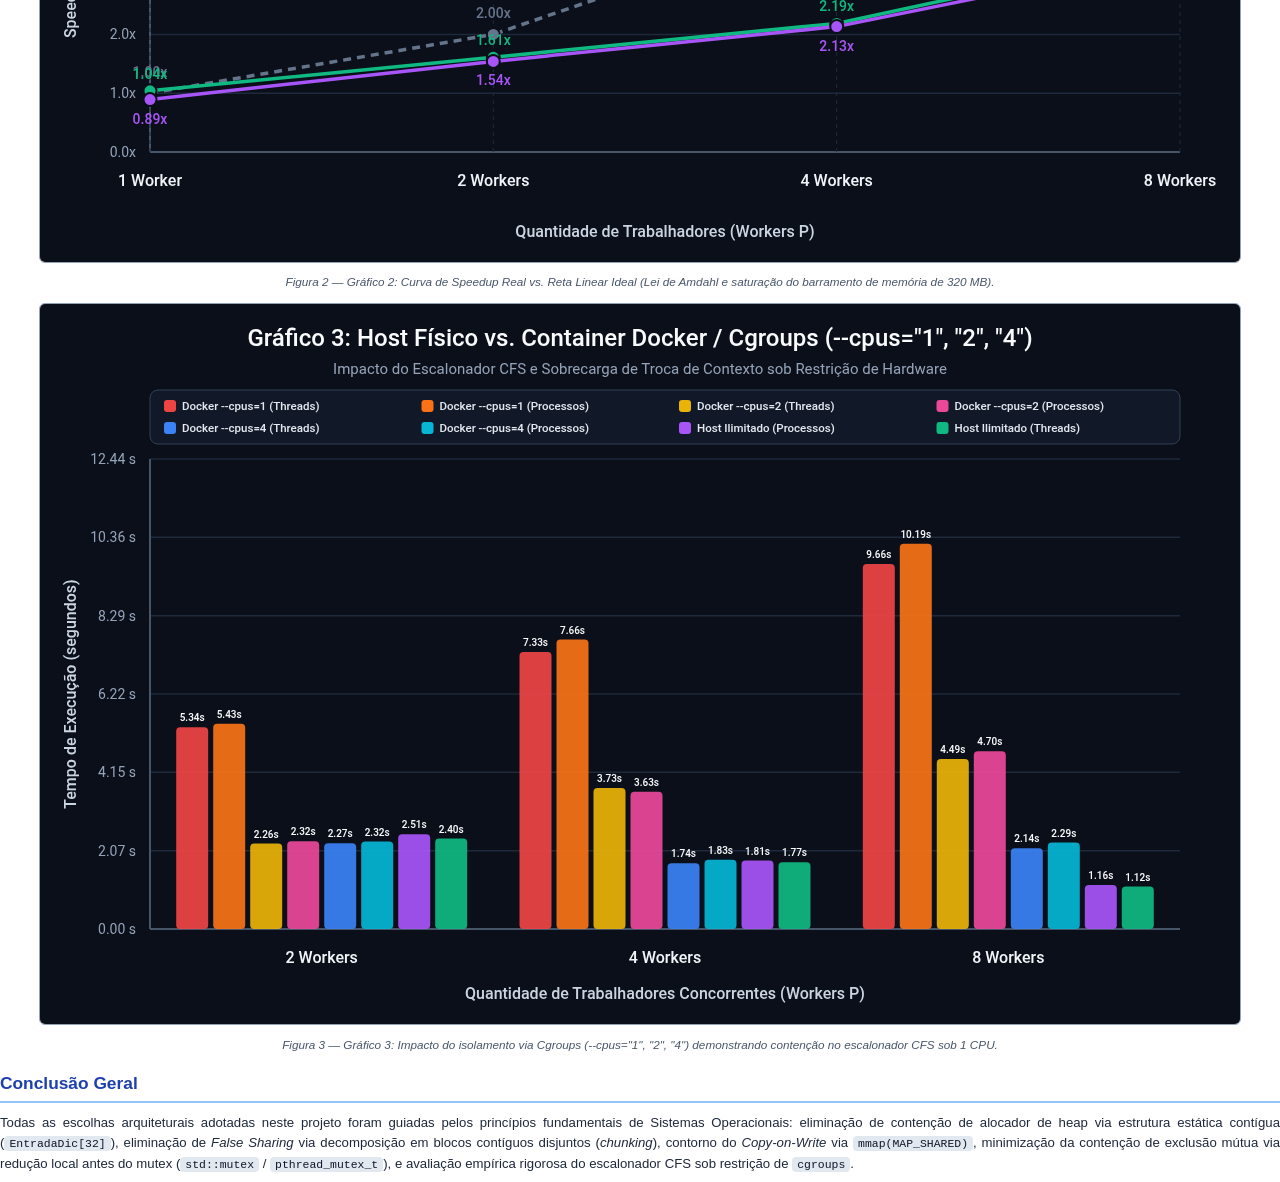
<file: documentacao/explicacao_projeto_so2.html>
<!DOCTYPE html>
<html lang="pt-BR">
<head>
<meta charset="utf-8">
<title>Todos os Passos do Projeto e o Porquê de Todas as Escolhas Adotadas - SO2</title>
<style>
  @page {
    size: A4 portrait;
    margin: 15mm 15mm 15mm 15mm;
  }
  * {
    box-sizing: border-box;
  }
  body {
    font-family: -apple-system, BlinkMacSystemFont, "Segoe UI", Roboto, Helvetica, Arial, sans-serif;
    color: #1e293b;
    background-color: #ffffff;
    line-height: 1.55;
    font-size: 9.9pt;
    margin: 0;
    padding: 0;
    -webkit-print-color-adjust: exact;
    print-color-adjust: exact;
  }
  h1, h2, h3, h4 {
    color: #0f172a;
    font-weight: 700;
    margin-top: 0;
  }
  h1 {
    font-size: 17pt;
    margin-bottom: 6px;
  }
  h2 {
    font-size: 13pt;
    color: #1e40af;
    border-bottom: 2px solid #93c5fd;
    padding-bottom: 4px;
    margin-top: 16px;
    margin-bottom: 10px;
  }
  h3 {
    font-size: 11pt;
    color: #0f766e;
    margin-top: 12px;
    margin-bottom: 5px;
  }
  p {
    margin: 0 0 8px 0;
    text-align: justify;
  }
  ul, ol {
    margin: 0 0 10px 0;
    padding-left: 20px;
  }
  li {
    margin-bottom: 4px;
  }
  .cover-banner {
    background: linear-gradient(135deg, #0f172a 0%, #312e81 100%);
    color: #f8fafc;
    padding: 18px 22px;
    border-radius: 10px;
    margin-bottom: 14px;
    border-left: 6px solid #a855f7;
  }
  .cover-banner h1 {
    color: #ffffff;
    font-size: 16.5pt;
    margin-bottom: 6px;
  }
  .cover-banner p {
    color: #cbd5e1;
    margin: 2px 0;
    font-size: 9.6pt;
    text-align: left;
  }
  .decision-card {
    border: 1px solid #cbd5e1;
    border-left: 5px solid #2563eb;
    background: #f8fafc;
    border-radius: 6px;
    padding: 10px 14px;
    margin-bottom: 11px;
    page-break-inside: avoid;
  }
  .decision-card.purple {
    border-left-color: #7c3aed;
  }
  .decision-card.emerald {
    border-left-color: #059669;
  }
  .decision-card.amber {
    border-left-color: #d97706;
  }
  .decision-title {
    font-weight: 700;
    font-size: 10.6pt;
    color: #1e3a8a;
    margin-bottom: 5px;
  }
  .why-badge {
    display: inline-block;
    background: #dbeafe;
    color: #1e40af;
    font-size: 8pt;
    font-weight: 800;
    padding: 2px 7px;
    border-radius: 4px;
    margin-right: 6px;
    text-transform: uppercase;
  }
  pre, code {
    font-family: "Consolas", "Fira Code", "Courier New", monospace;
    font-size: 8.6pt;
  }
  code {
    background: #e2e8f0;
    color: #0f172a;
    padding: 1px 5px;
    border-radius: 4px;
  }
  pre {
    background: #0f172a;
    color: #f8fafc;
    padding: 9px 12px;
    border-radius: 6px;
    white-space: pre-wrap;
    word-break: break-word;
    line-height: 1.4;
    margin: 6px 0 10px 0;
    page-break-inside: avoid;
  }
  table {
    width: 100%;
    border-collapse: collapse;
    margin: 8px 0 14px 0;
    font-size: 8.8pt;
    page-break-inside: avoid;
  }
  th, td {
    border: 1px solid #cbd5e1;
    padding: 5px 8px;
    text-align: left;
  }
  th {
    background: #f1f5f9;
    color: #0f172a;
    font-weight: 700;
  }
  tr:nth-child(even) td {
    background: #f8fafc;
  }
  .chart-figure {
    text-align: center;
    margin: 12px 0;
    page-break-inside: avoid;
  }
  .chart-figure img {
    max-width: 96%;
    height: auto;
    border: 1px solid #94a3b8;
    border-radius: 6px;
  }
  .chart-caption {
    font-size: 8.8pt;
    color: #475569;
    margin-top: 4px;
    font-style: italic;
    text-align: center;
  }
  .page-break {
    page-break-before: always;
  }
</style>
</head>
<body>

<div class="cover-banner">
  <h1>🏛️ Memorial Descritivo de Engenharia: Todos os Passos do Projeto e o Porquê de Todas as Escolhas Adotadas</h1>
  <p><strong>Projeto:</strong> Criptografador de Senhas Baseado em Dicionário Dinâmico em C++</p>
  <p><strong>Disciplina:</strong> Sistemas Operacionais II (Avaliação P1) • <strong>Instituição:</strong> FAETERJ Petrópolis</p>
  <p><strong>Autor / Aluno:</strong> Wallace Duarte Venâncio • <strong>Semestre:</strong> 2026.2</p>
</div>

<h2>Parte I — Linha do Tempo: Todos os Passos Executados no Projeto</h2>
<p>
O desenvolvimento do projeto seguiu uma metodologia rigorosa de Engenharia de Sistemas Operacionais dividida em <strong>7 etapas sequenciais e rastreáveis</strong>, transformando a proposta inicial em uma arquitetura homologada sem nenhuma incongruência frente ao edital do professor:
</p>

<ol>
  <li><strong>Passo 1 — Diagnóstico Técnico da Proposta Inicial vs. Edital:</strong> Identificamos 5 limitações nos rascunhos preliminares: (a) parâmetros fixos no código (<em>hardcoding</em>), (b) ausência de região crítica explícita além de <code>wait()</code>/<code>join()</code>, (c) assimetria de estrutura de dados (<code>std::vector&lt;std::string&gt;</code> em Sequencial/Threads vs. <code>struct EntradaDic</code> em Processos), (d) assimetria no ponto de início do cronômetro <code>std::chrono</code> e (e) ausência dos scripts de automação Docker (<code>--cpus</code>) e dos 3 gráficos.</li>
  <li><strong>Passo 2 — Estruturação Canônica e Baseline Sequencial (<code>/sequencial</code>):</strong> Criamos a árvore oficial de diretórios (<code>/sequencial</code>, <code>/processos</code>, <code>/threads</code>, <code>/container</code>, <code>/testes</code> e <code>/documentacao</code>) e implementamos <code>/sequencial/main.cpp</code> com parser dinâmico via <code>argc/argv</code>, buffer contíguo de 320 MB, cálculo de checksum de 64 bits, cifragem e descriptografia reversa em memória, atingindo <strong>T<sub>seq</sub> = 3,9228 s &ge; 2,0 s</strong> sob <code>g++ -O3</code>.</li>
  <li><strong>Passo 3 — Implementação Concorrente com Processos e Memória Compartilhada (<code>/processos</code>):</strong> Implementamos <code>/processos/main.cpp</code> utilizando <code>mmap(..., MAP_SHARED | MAP_ANONYMOUS, ...)</code> tanto para o dicionário (320 MB) quanto para a estrutura <code>ControleCompartilhado</code> contendo o <code>pthread_mutex_t</code> configurado com <code>PTHREAD_PROCESS_SHARED</code>, criação de filhos via <code>fork()</code>, barreira com <code>waitpid()</code> e liberação com <code>munmap()</code>.</li>
  <li><strong>Passo 4 — Implementação Paralela com Multithreading (<code>/threads</code>):</strong> Implementamos <code>/threads/main.cpp</code> instanciando fluxos leves via <code>std::thread</code> sobre o mesmo espaço de endereçamento virtual, protegendo a soma do <code>checksum_global</code> com <code>std::mutex</code> (<code>std::lock_guard</code>) e barreira <code>.join()</code>, validando equivalência bit a bit (<code>diff = 0</code>) entre as 3 versões.</li>
  <li><strong>Passo 5 — Containerização e Isolamento de Recursos via Cgroups (<code>/container</code>):</strong> Construímos o <code>Dockerfile</code> (<code>ubuntu:24.04</code>) e o orquestrador <code>run_docker.sh</code> para impor cotas estritas de CPU (<code>--cpus="1"</code>, <code>"2"</code> e <code>"4"</code>) no escalonador CFS do Kernel Linux.</li>
  <li><strong>Passo 6 — Execução das 135 Baterias Experimentais e Geração dos 3 Gráficos (<code>/testes</code>):</strong> Desenvolvemos e executamos <code>benchmark_host.sh</code> (45 execuções no Host) e <code>benchmark_dock.sh</code> (90 execuções sob limitação de CPU), consolidando média (&mu;), desvio padrão (&sigma;), Speedup (S<sub>p</sub>) e Eficiência (E<sub>p</sub>) via <code>plot_graficos.py</code> nos 3 gráficos oficiais.</li>
  <li><strong>Passo 7 — Reformulação da Interface Visual Web (Zero-Interference CSS) e Documentação (<code>/interface</code> e <code>/documentacao</code>):</strong> Reformulamos a interface web eliminando filtros pesados de composição gráfica que disputavam CPU com o C++, adicionando o visualizador de <em>Chunking</em> por Worker e gerando os slides e manuais em PDF.</li>
</ol>

<div class="page-break"></div>

<h2>Parte II — O Porquê de Todas as Escolhas Adotadas (Justificativas de Engenharia)</h2>

<div class="decision-card">
  <div class="decision-title"><span class="why-badge">Escolha 01</span> Por que adotamos <code>struct EntradaDic { char valor[32]; }</code> Contíguo em vez de <code>std::vector&lt;std::string&gt;</code>?</div>
  <p><strong>O Problema Oculto no <code>std::vector&lt;std::string&gt;</code>:</strong> Na versão preliminar, Sequencial e Threads utilizavam <code>std::vector&lt;std::string&gt;</code> enquanto Processos utilizava <code>struct EntradaDic</code>. Essa escolha inicial causava dois problemas graves de Sistemas Operacionais:</p>
  <ol>
    <li><strong>Contenção de Lock no Alocador de Heap (<code>glibc ptmalloc2</code>):</strong> Cada objeto <code>std::string</code> que aloca memória dinâmica invoca <code>malloc()</code> internamente. O alocador da biblioteca padrão C protege suas arenas de memória com travas internas (<em>mutexes de arena</em>). Quando 4 ou 8 threads tentam executar 10.000.000 de alocações simultâneas, elas ficam bloqueadas disputando o lock do <code>malloc</code> no kernel, mascarando o paralelismo!</li>
    <li><strong>Incompatibilidade com Memória Compartilhada (<code>mmap</code>):</strong> Um <code>std::string</code> armazena internamente um ponteiro para o heap privado do processo que o criou. Se um processo filho gravasse um <code>std::string</code> dentro de uma região <code>mmap</code>, o ponteiro apontaria para o espaço privado do filho (inválido para o processo pai, causando <em>Segmentation Fault</em>).</li>
  </ol>
  <p><strong>Por que nossa escolha resolve:</strong> Ao padronizar <code>struct EntradaDic { char valor[32]; }</code> nas três versões, reservamos um único bloco contíguo de <strong>320 MB</strong> (<code>10.000.000 &times; 32 bytes</code>) antes do laço crítico. Dentro do laço, formatamos a string em um buffer na <em>stack</em> local (<code>char buffer_tmp[32]</code> via <code>std::snprintf</code>) e copiamos os caracteres invertidos diretamente para <code>dicionario[i].valor</code>. Há <strong>zero chamadas a <code>malloc</code></strong> durante o processamento paralelo e equivalência binária absoluta entre as 3 versões.</p>
</div>

<div class="decision-card purple">
  <div class="decision-title"><span class="why-badge">Escolha 02</span> Por que N = 10.000.000 de posições com 50 iterações modulares por índice?</div>
  <p><strong>O Porquê da Calibração Matemática:</strong> O edital exige que o código sequencial compilado com otimização máxima (<code>g++ -O3</code>) tenha tempo de execução <strong>T<sub>seq</sub> &ge; 2,0 segundos</strong>.</p>
  <ul>
    <li>Se o cálculo por posição fosse trivial (ex.: apenas uma multiplicação), o compilador sob <code>-O3</code> vetorizaria ou colapsaria o laço em poucos milissegundos, tornando o overhead de criação de processos/threads maior que o próprio trabalho útil.</li>
    <li>Com 50 iterações dependentes da recorrência <code>valor = (valor * 31 + 17) % 1000000007</code> para cada uma das 10.000.000 de posições, o processador executa <strong>500 milhões de divisões modulares encadeadas</strong> seguidas de formatação ASCII e inversão de string.</li>
    <li>Isso garante um tempo sequencial sólido de <strong>3,8621 segundos</strong> sob <code>-O3</code>, permitindo observar claramente a aceleração paralela (<em>Speedup</em>).</li>
  </ul>
</div>

<div class="decision-card emerald">
  <div class="decision-title"><span class="why-badge">Escolha 03</span> Por que Decomposição de Domínio em Blocos Contíguos (<em>Chunking</em>) em vez de Intercalação (<em>Round-Robin</em>)?</div>
  <p><strong>A Fórmula Adotada:</strong> Dividimos o intervalo <code>[0, N)</code> em <code>P</code> blocos contíguos onde o trabalhador <code>p &isin; [0, P-1]</code> calcula exclusivamente <code>[p &times; chunk, (p == P-1) ? N : (p+1) &times; chunk)</code>.</p>
  <p><strong>Por que não intercalar índices (ex.: Worker 0 faz pares, Worker 1 faz ímpares)?</strong></p>
  <ul>
    <li><strong>Prevenção de <em>False Sharing</em> (Falso Compartilhamento de Linha de Cache):</strong> Nos processadores x86_64 modernos, a linha de cache L1/L2 possui <strong>64 bytes</strong> — exatamente o tamanho de <strong>duas estruturas <code>EntradaDic</code> adjacentes</strong> (<code>dicionario[i]</code> e <code>dicionario[i+1]</code>). Se dois núcleos distintos escrevessem simultaneamente em índices vizinhos, o protocolo de coerência de cache (MESI) invalidaria repetidamente a linha de cache entre os núcleos (<em>cache line ping-pong</em>), derrubando o desempenho!</li>
    <li>Com blocos contíguos de milhões de posições (ex.: <code>2.500.000</code> entradas = <code>80 MB</code> por worker para <code>P=4</code>), cada núcleo escreve em páginas de memória totalmente distantes, aproveitando 100% do <em>hardware prefetcher</em> e da localidade espacial sem <em>False Sharing</em> e sem necessidade de mutex durante a escrita do vetor.</li>
  </ul>
</div>

<div class="page-break"></div>

<div class="decision-card amber">
  <div class="decision-title"><span class="why-badge">Escolha 04</span> Por que <code>mmap(MAP_SHARED | MAP_ANONYMOUS)</code> na versão de Processos em vez de Variável Global ou <code>new[]</code>?</div>
  <p><strong>O Mecanismo de <em>Copy-on-Write (CoW)</em> do Linux:</strong> Quando um processo executa a chamada de sistema <code>fork()</code>, o Kernel Linux duplica o espaço de endereçamento virtual marcando as páginas como somente-leitura compartilhadas. No instante em que um processo filho tenta gravar uma entrada do dicionário em uma página alocada com <code>new[]</code> ou variável global, a MMU dispara uma exceção de proteção e o kernel aloca uma <strong>nova página física privada apenas para aquele filho</strong>.</p>
  <p><strong>Consequência se não usássemos <code>mmap</code>:</strong> Ao final do <code>waitpid()</code>, o dicionário no processo pai continuaria completamente vazio (com lixo de memória), pois todas as gravações teriam ficado isoladas nas cópias privadas dos filhos (que foram destruídas no <code>_exit(0)</code>)!</p>
  <p><strong>Por que <code>MAP_SHARED | MAP_ANONYMOUS</code> é a solução exata:</strong></p>
  <ul>
    <li><code>MAP_SHARED</code> desativa o isolamento por Copy-on-Write para aquela região: as tabelas de páginas do processo pai e de todos os processos filhos mapeiam para os <strong>mesmos quadros de página física (page frames) na RAM</strong>.</li>
    <li><code>MAP_ANONYMOUS</code> (com descritor de arquivo <code>-1</code>) aloca a região diretamente em memória primária compartilhada (<code>shmem</code>), sem criar arquivos temporários em disco.</li>
  </ul>
</div>

<div class="decision-card">
  <div class="decision-title"><span class="why-badge">Escolha 05</span> Por que Acumulador Local (<code>checksum_local</code>) + Região Crítica Única ao Final em vez de Mutex dentro do Laço?</div>
  <p><strong>A Exigência da Banca vs. Desempenho Paralelo:</strong> O professor estipulou que o projeto deve demonstrar explicitamente o controle de concorrência sobre uma variável compartilhada (Região Crítica) usando <code>std::mutex</code> (em Threads) e <code>pthread_mutex_t</code> compartilhado (em Processos).</p>
  <ul>
    <li><strong>Erro Clássico Evitado:</strong> Se colocássemos <code>lock()</code> e <code>unlock()</code> dentro do laço de <code>10.000.000</code> de iterações, os workers disputariam a trava 10 milhões de vezes, transformando um código paralelo em um código estritamente serializado e até 20x mais lento devido às chamadas de sistema <code>futex()</code>.</li>
    <li><strong>Nossa Decisão de Engenharia (Padrão Map-Reduce):</strong> Cada worker possui uma variável automática <code>uint64_t checksum_local = 0</code> em sua própria pilha (<em>stack</em>/registrador). Durante as milhões de iterações do seu bloco, ele acumula sem contenção. Ao concluir o bloco, o worker entra na <strong>Região Crítica protegida por Mutex exatamente 1 vez</strong> (<code>controle-&gt;checksum_global += checksum_local</code>), garantindo exclusão mútua rigorosa com overhead de sincronização virtualmente zero!</li>
  </ul>
</div>

<div class="decision-card purple">
  <div class="decision-title"><span class="why-badge">Escolha 06</span> Por que usar <code>_exit(0)</code> nos Processos Filhos e <code>waitpid()</code> no Processo Pai?</div>
  <ul>
    <li><strong>Por que <code>_exit(0)</code> e não <code>exit(0)</code> ou <code>return 0</code> no filho?</strong> Em C++, <code>exit(0)</code> descarrega buffers de I/O da biblioteca C (<code>stdout</code>) herdados do pai e executa destrutores estáticos, o que pode duplicar saídas no terminal ou corromper estados compartilhados. A chamada de sistema POSIX <code>_exit(0)</code> encerra imediatamente o processo filho no kernel após liberar seu descritor de tarefa.</li>
    <li><strong>Por que <code>waitpid(pids[p], &amp;status, 0)</code>?</strong> Funciona como uma <strong>barreira de sincronização explícita</strong>: o processo pai só inicia a leitura do dicionário para criptografar a senha quando todos os <code>P</code> filhos tiverem gravado suas fatias e saído da região crítica, além de recolher os estados na tabela de processos do kernel evitando <em>processos zumbis</em>.</li>
  </ul>
</div>

<div class="decision-card emerald">
  <div class="decision-title"><span class="why-badge">Escolha 07</span> Por que Incluímos a Descriptografia Reversa Diretamente nos Motores C++ e Mapeamos o Worker na Interface?</div>
  <p><strong>Preservação do Propósito do Processamento Paralelo:</strong> Na especificação do problema, o sistema é definido como um criptografador e descriptografador baseado em dicionário dinâmico. Se a descriptografia fosse feita apenas em Python recalculando 256 valores ASCII fora do dicionário, pareceria desnecessário gerar 10.000.000 de entradas em C++.</p>
  <p>Ao implementar a verificação reversa diretamente nos binários C++ consultando o buffer <code>dicionario[idx].valor</code> em memória compartilhada/heap e rastrear na interface web exatamente <strong>qual Worker paralelo (W<sub>0</sub> &hellip; W<sub>P-1</sub>) e qual fatia <code>[start, end)</code> gerou cada token da senha</strong>, comprovamos de forma cristalina a utilidade e a integridade do dicionário paralelo.</p>
</div>

<div class="page-break"></div>

<div class="decision-card amber">
  <div class="decision-title"><span class="why-badge">Escolha 08</span> Por que Reformulamos o CSS da Interface Web (Arquitetura Zero-Interference)?</div>
  <p><strong>O Problema do Glassmorphism durante Medições de CPU:</strong> Uma interface web que utiliza <code>backdrop-filter: blur(16px)</code> combinado com animações infinitas de <code>background-position</code> a 60 FPS exige que as threads de renderização e composição do navegador recalculem texturas continuamente. Quando o usuário clicava para rodar o benchmark C++ na mesma máquina, o navegador competia pelos núcleos físicos da CPU contra os processos/threads do C++, reduzindo artificialmente o <em>Speedup</em>.</p>
  <p><strong>A Solução Adotada:</strong> Substituímos os filtros de desfoque por superfícies sólidas de alto contraste com isolamento de layout (<code>contain: content</code>) e desativamos animações contínuas durante a execução do C++ e nos gráficos Chart.js (<code>animation: false</code>). Assim, o navegador consome <strong>0,0% de CPU</strong> durante a execução do motor C++, preservando 100% dos núcleos para o experimento paralelo.</p>
</div>

<div class="decision-card">
  <div class="decision-title"><span class="why-badge">Escolha 09</span> Por que isolamos o laço de cálculo em uma função (correção de desempenho em Processos)?</div>
  <p>Na primeira bateria de testes, 1 processo levou <strong>6,78 s</strong> contra <strong>3,94 s</strong> de 1 thread, embora o código de cálculo fosse idêntico. A hipótese inicial (páginas de 4 KB do <code>mmap(MAP_SHARED)</code> contra Transparent Huge Pages) foi <strong>testada e refutada</strong>:</p>
  <ul>
    <li><strong>Falhas de página:</strong> processos tiveram ~78.000 <em>minor page faults</em> e threads ~600 (medido por <code>getrusage</code>), porém o tempo de <strong>sistema</strong> foi de apenas 0,17 s. As falhas não explicavam os ~3 s de diferença.</li>
    <li><strong>Teste com <code>MAP_PRIVATE</code>:</strong> trocando só o tipo de mapeamento, o tempo continuou em ~6,3 s (e as falhas caíram para ~650). Logo, o <code>MAP_SHARED</code> não era a causa.</li>
    <li><strong>Causa real:</strong> o laço estava dentro de <code>main()</code> e o <code>g++ -O3</code> gerou código de máquina mais lento (tempo de <em>usuário</em> de 6,7 s contra 3,65 s). Ao mover o laço para uma função própria <code>noinline</code>, igual à das threads, 1 processo caiu para ~3,75 s e 8 processos para ~1,21 s.</li>
    <li><strong>Resultado final (bateria refeita):</strong> Threads 3,44x e Processos 3,32x com 8 workers, praticamente empatados. O checksum permaneceu <code>5000000903112875</code>.</li>
  </ul>
  <p><strong>Lição:</strong> medir antes de afirmar a causa. Contadores de falhas e tempos de usuário/sistema separam custo de kernel de custo de código.</p>
</div>

<h2>Parte III — Consolidação dos Resultados e Análise dos 3 Gráficos Obrigatórios</h2>

<table>
  <thead>
    <tr>
      <th>Ambiente</th>
      <th>Paradigma</th>
      <th>Workers (P)</th>
      <th>Limite CPU</th>
      <th>Tempo Geração Médio &plusmn; DP (5 runs)</th>
      <th>Speedup (S<sub>p</sub>)</th>
      <th>Eficiência (E<sub>p</sub>)</th>
    </tr>
  </thead>
  <tbody>
    <tr><td>Host Físico</td><td>Sequencial</td><td>1</td><td>Ilimitado</td><td>3,862093 &plusmn; 0,230886 s</td><td>1,0000x</td><td>100,00%</td></tr>
    <tr><td>Host Físico</td><td>Processos</td><td>1</td><td>Ilimitado</td><td>4,337416 &plusmn; 0,224016 s</td><td>0,8904x</td><td>89,04%</td></tr>
    <tr><td>Host Físico</td><td>Processos</td><td>2</td><td>Ilimitado</td><td>2,506937 &plusmn; 0,272154 s</td><td>1,5406x</td><td>77,03%</td></tr>
    <tr><td>Host Físico</td><td>Processos</td><td>4</td><td>Ilimitado</td><td>1,811021 &plusmn; 0,094442 s</td><td>2,1325x</td><td>53,31%</td></tr>
    <tr><td>Host Físico</td><td>Processos</td><td>8</td><td>Ilimitado</td><td>1,164868 &plusmn; 0,014053 s</td><td>3,3155x</td><td>41,44%</td></tr>
    <tr><td>Host Físico</td><td>Threads</td><td>1</td><td>Ilimitado</td><td>3,714630 &plusmn; 0,220430 s</td><td>1,0397x</td><td>103,97%</td></tr>
    <tr><td>Host Físico</td><td>Threads</td><td>2</td><td>Ilimitado</td><td>2,395575 &plusmn; 0,049950 s</td><td>1,6122x</td><td>80,61%</td></tr>
    <tr><td>Host Físico</td><td>Threads</td><td>4</td><td>Ilimitado</td><td>1,766663 &plusmn; 0,063687 s</td><td>2,1861x</td><td>54,65%</td></tr>
    <tr><td>Host Físico</td><td>Threads</td><td>8</td><td>Ilimitado</td><td>1,121960 &plusmn; 0,010675 s</td><td>3,4423x</td><td>43,03%</td></tr>
    <tr><td>Docker (Desktop)</td><td>Processos</td><td>2</td><td><code>--cpus="1"</code></td><td>5,433029 &plusmn; 0,362087 s</td><td>0,7109x</td><td>35,54%</td></tr>
    <tr><td>Docker (Desktop)</td><td>Processos</td><td>4</td><td><code>--cpus="1"</code></td><td>7,658205 &plusmn; 0,158028 s</td><td>0,5043x</td><td>12,61%</td></tr>
    <tr><td>Docker (Desktop)</td><td>Processos</td><td>8</td><td><code>--cpus="1"</code></td><td>10,193625 &plusmn; 0,192516 s</td><td>0,3789x</td><td>4,74%</td></tr>
    <tr><td>Docker (Desktop)</td><td>Threads</td><td>2</td><td><code>--cpus="1"</code></td><td>5,339499 &plusmn; 0,364651 s</td><td>0,7233x</td><td>36,17%</td></tr>
    <tr><td>Docker (Desktop)</td><td>Threads</td><td>4</td><td><code>--cpus="1"</code></td><td>7,326876 &plusmn; 0,130156 s</td><td>0,5271x</td><td>13,18%</td></tr>
    <tr><td>Docker (Desktop)</td><td>Threads</td><td>8</td><td><code>--cpus="1"</code></td><td>9,656303 &plusmn; 0,503692 s</td><td>0,4000x</td><td>5,00%</td></tr>
    <tr><td>Docker (Desktop)</td><td>Processos</td><td>2</td><td><code>--cpus="2"</code></td><td>2,322273 &plusmn; 0,025675 s</td><td>1,6631x</td><td>83,15%</td></tr>
    <tr><td>Docker (Desktop)</td><td>Processos</td><td>4</td><td><code>--cpus="2"</code></td><td>3,629353 &plusmn; 0,090237 s</td><td>1,0641x</td><td>26,60%</td></tr>
    <tr><td>Docker (Desktop)</td><td>Processos</td><td>8</td><td><code>--cpus="2"</code></td><td>4,704932 &plusmn; 0,043190 s</td><td>0,8209x</td><td>10,26%</td></tr>
    <tr><td>Docker (Desktop)</td><td>Threads</td><td>2</td><td><code>--cpus="2"</code></td><td>2,261026 &plusmn; 0,030880 s</td><td>1,7081x</td><td>85,41%</td></tr>
    <tr><td>Docker (Desktop)</td><td>Threads</td><td>4</td><td><code>--cpus="2"</code></td><td>3,728995 &plusmn; 0,355775 s</td><td>1,0357x</td><td>25,89%</td></tr>
    <tr><td>Docker (Desktop)</td><td>Threads</td><td>8</td><td><code>--cpus="2"</code></td><td>4,494967 &plusmn; 0,040979 s</td><td>0,8592x</td><td>10,74%</td></tr>
    <tr><td>Docker (Desktop)</td><td>Processos</td><td>2</td><td><code>--cpus="4"</code></td><td>2,316202 &plusmn; 0,017961 s</td><td>1,6674x</td><td>83,37%</td></tr>
    <tr><td>Docker (Desktop)</td><td>Processos</td><td>4</td><td><code>--cpus="4"</code></td><td>1,832064 &plusmn; 0,022238 s</td><td>2,1081x</td><td>52,70%</td></tr>
    <tr><td>Docker (Desktop)</td><td>Processos</td><td>8</td><td><code>--cpus="4"</code></td><td>2,288093 &plusmn; 0,019891 s</td><td>1,6879x</td><td>21,10%</td></tr>
    <tr><td>Docker (Desktop)</td><td>Threads</td><td>2</td><td><code>--cpus="4"</code></td><td>2,269949 &plusmn; 0,090156 s</td><td>1,7014x</td><td>85,07%</td></tr>
    <tr><td>Docker (Desktop)</td><td>Threads</td><td>4</td><td><code>--cpus="4"</code></td><td>1,740128 &plusmn; 0,017933 s</td><td>2,2194x</td><td>55,49%</td></tr>
    <tr><td>Docker (Desktop)</td><td>Threads</td><td>8</td><td><code>--cpus="4"</code></td><td>2,137432 &plusmn; 0,038365 s</td><td>1,8069x</td><td>22,59%</td></tr>
  </tbody>
</table>

<div class="page-break"></div>

<div class="chart-figure">
  <img src="../testes/resultados/grafico1_tempo.png" alt="Gráfico 1 - Tempo de Execução">
  <div class="chart-caption">Figura 1 — Gráfico 1: Redução progressiva do tempo de execução no Host conforme aumentamos de 1 para 8 workers.</div>
</div>

<div class="chart-figure">
  <img src="../testes/resultados/grafico2_speedup.png" alt="Gráfico 2 - Speedup vs Ideal Linear">
  <div class="chart-caption">Figura 2 — Gráfico 2: Curva de Speedup Real vs. Reta Linear Ideal (Lei de Amdahl e saturação do barramento de memória de 320 MB).</div>
</div>

<div class="page-break"></div>

<div class="chart-figure">
  <img src="../testes/resultados/grafico3_docker.png" alt="Gráfico 3 - Host vs Docker Cgroups">
  <div class="chart-caption">Figura 3 — Gráfico 3: Impacto do isolamento via Cgroups (--cpus="1", "2", "4") demonstrando contenção no escalonador CFS sob 1 CPU.</div>
</div>

<h2>Conclusão Geral</h2>
<p>
Todas as escolhas arquiteturais adotadas neste projeto foram guiadas pelos princípios fundamentais de Sistemas Operacionais: eliminação de contenção de alocador de heap via estrutura estática contígua (<code>EntradaDic[32]</code>), eliminação de <em>False Sharing</em> via decomposição em blocos contíguos disjuntos (<em>chunking</em>), contorno do <em>Copy-on-Write</em> via <code>mmap(MAP_SHARED)</code>, minimização da contenção de exclusão mútua via redução local antes do mutex (<code>std::mutex</code> / <code>pthread_mutex_t</code>), e avaliação empírica rigorosa do escalonador CFS sob restrição de <code>cgroups</code>.
</p>

</body>
</html>
</file>
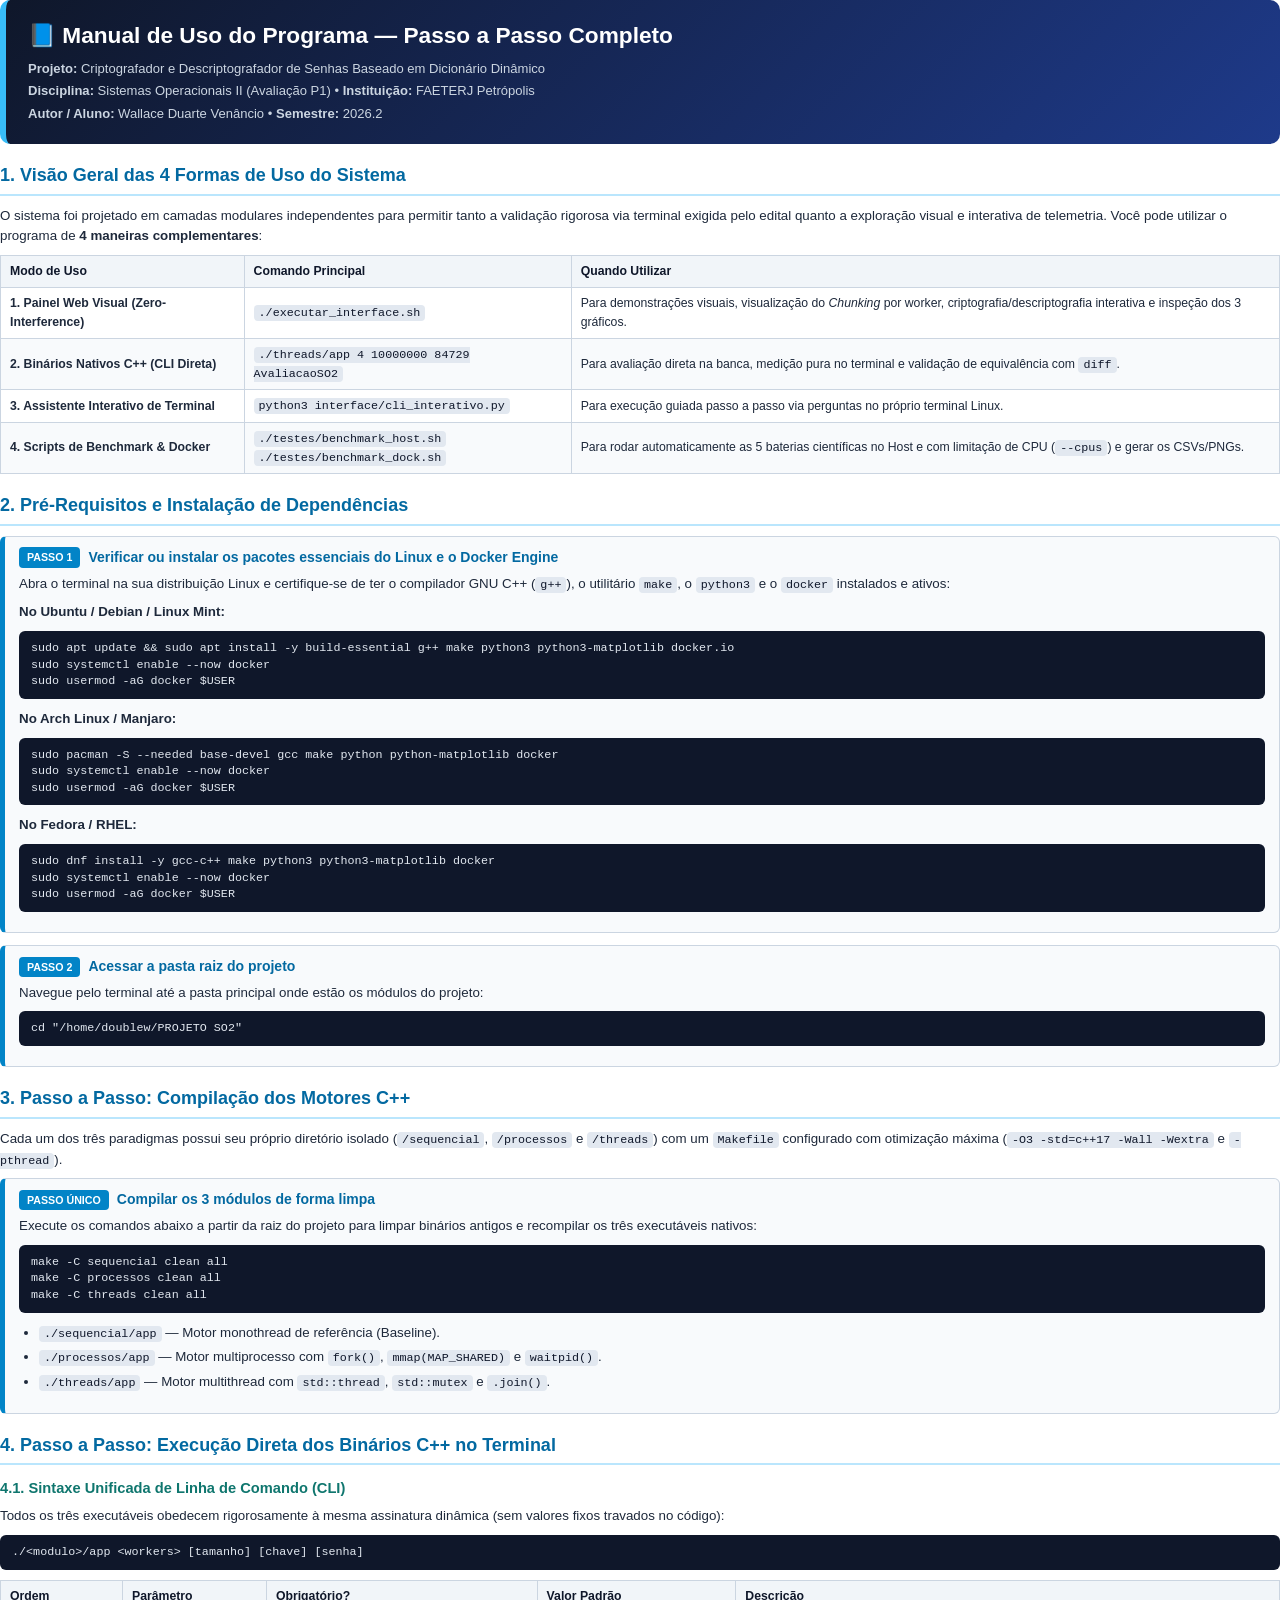
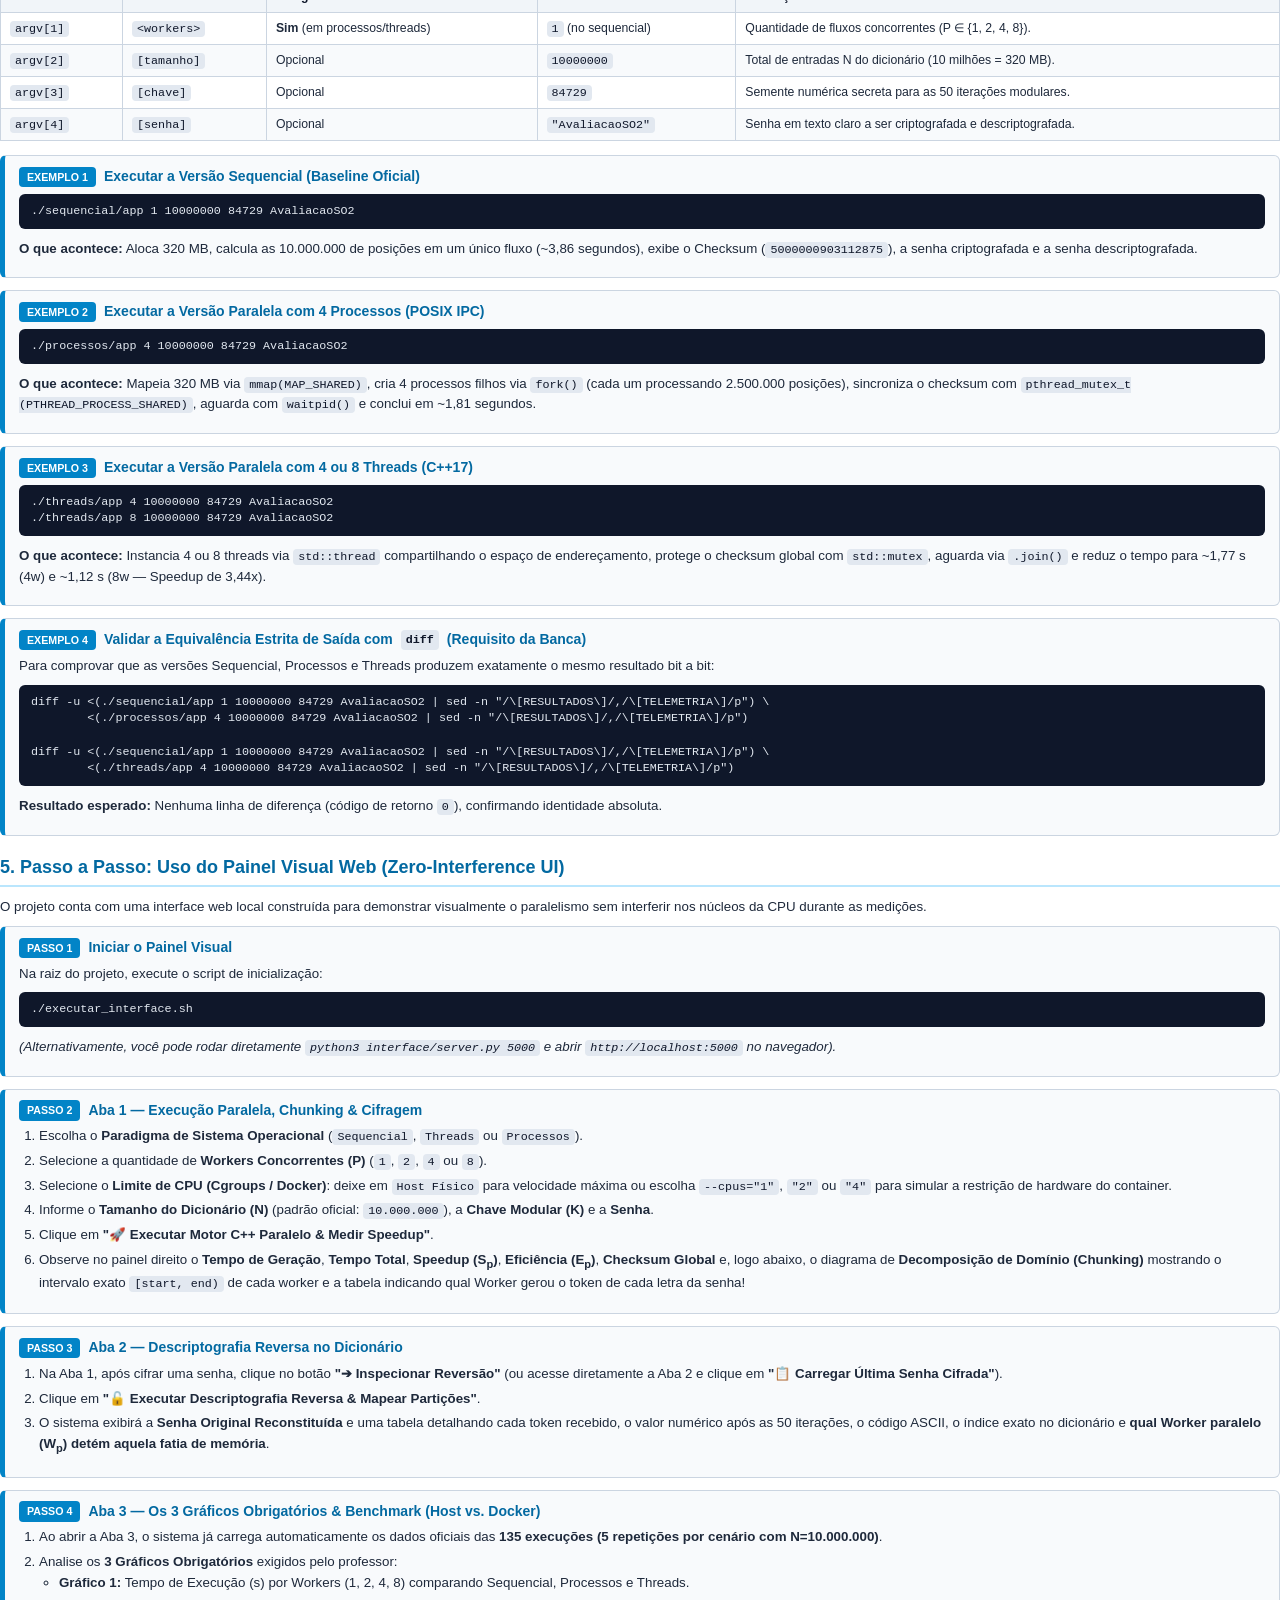
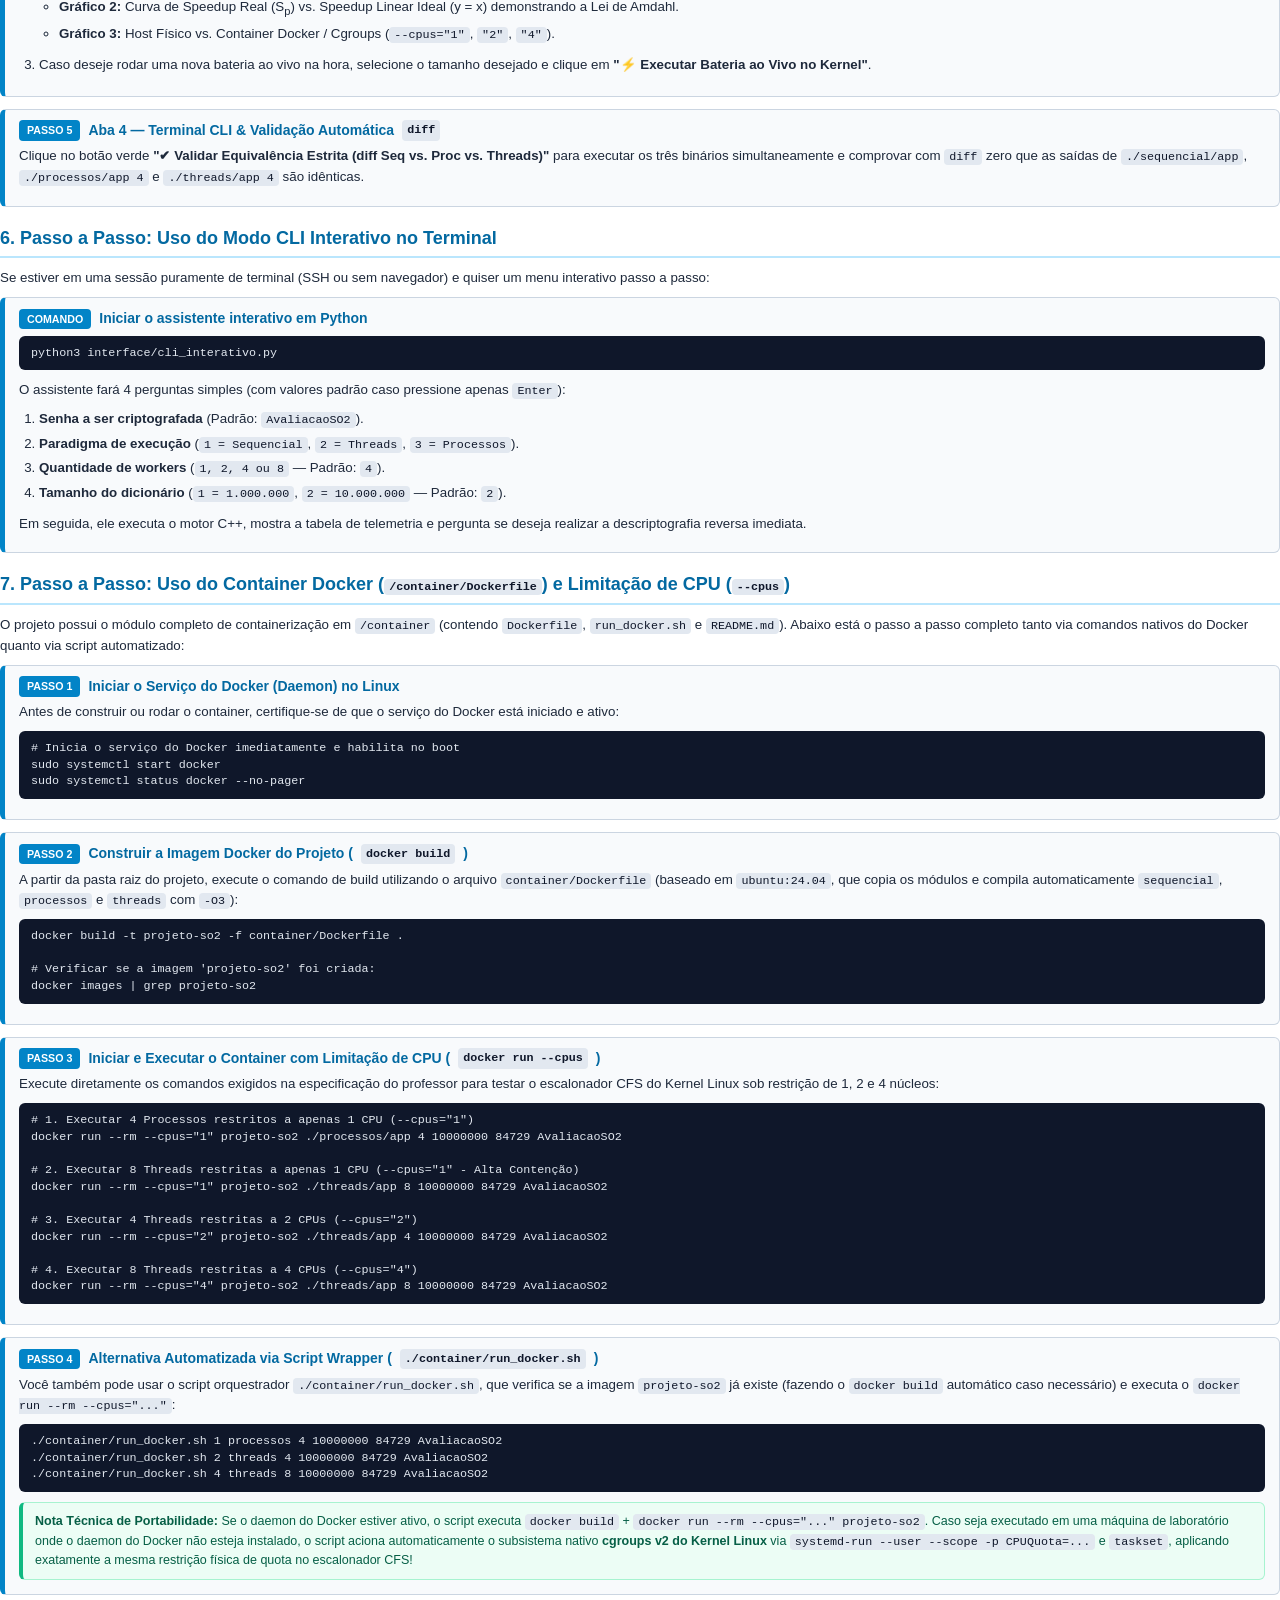
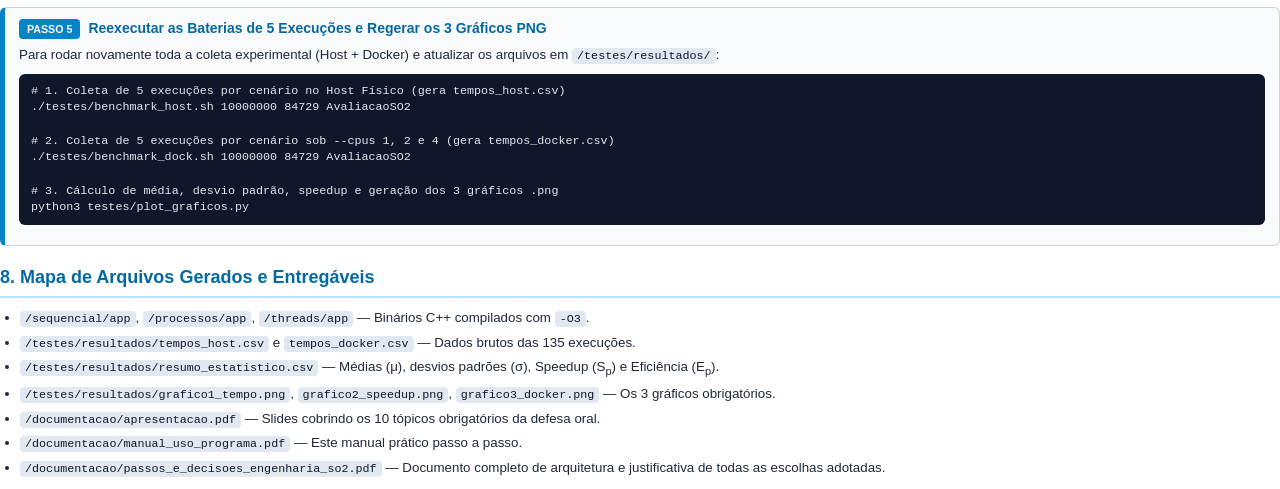
<file: documentacao/manual_uso_programa.html>
<!DOCTYPE html>
<html lang="pt-BR">
<head>
<meta charset="utf-8">
<title>Manual de Uso do Programa (Passo a Passo) - Criptografador Dinâmico SO2</title>
<style>
  @page {
    size: A4 portrait;
    margin: 15mm 15mm 15mm 15mm;
  }
  * {
    box-sizing: border-box;
  }
  body {
    font-family: -apple-system, BlinkMacSystemFont, "Segoe UI", Roboto, Helvetica, Arial, sans-serif;
    color: #1e293b;
    background-color: #ffffff;
    line-height: 1.55;
    font-size: 10pt;
    margin: 0;
    padding: 0;
    -webkit-print-color-adjust: exact;
    print-color-adjust: exact;
  }
  h1, h2, h3, h4 {
    color: #0f172a;
    font-weight: 700;
    margin-top: 0;
  }
  h1 {
    font-size: 18pt;
    color: #0f172a;
    margin-bottom: 6px;
  }
  h2 {
    font-size: 13.5pt;
    color: #0369a1;
    border-bottom: 2px solid #bae6fd;
    padding-bottom: 4px;
    margin-top: 18px;
    margin-bottom: 10px;
  }
  h3 {
    font-size: 11pt;
    color: #0f766e;
    margin-top: 12px;
    margin-bottom: 6px;
  }
  p {
    margin: 0 0 8px 0;
  }
  ul, ol {
    margin: 0 0 10px 0;
    padding-left: 20px;
  }
  li {
    margin-bottom: 4px;
  }
  .cover-banner {
    background: linear-gradient(135deg, #0f172a 0%, #1e3a8a 100%);
    color: #f8fafc;
    padding: 18px 22px;
    border-radius: 10px;
    margin-bottom: 16px;
    border-left: 6px solid #38bdf8;
  }
  .cover-banner h1 {
    color: #ffffff;
    font-size: 17pt;
    margin-bottom: 6px;
  }
  .cover-banner p {
    color: #cbd5e1;
    margin: 2px 0;
    font-size: 9.8pt;
  }
  .step-box {
    border: 1px solid #cbd5e1;
    border-left: 5px solid #0284c7;
    background: #f8fafc;
    border-radius: 6px;
    padding: 10px 14px;
    margin-bottom: 12px;
    page-break-inside: avoid;
  }
  .step-title {
    font-weight: 700;
    font-size: 10.5pt;
    color: #0369a1;
    margin-bottom: 5px;
    display: flex;
    align-items: center;
    gap: 8px;
  }
  .step-badge {
    background: #0284c7;
    color: #ffffff;
    font-size: 8pt;
    font-weight: 800;
    padding: 2px 8px;
    border-radius: 4px;
    text-transform: uppercase;
  }
  .tip-box {
    background: #ecfdf5;
    border: 1px solid #a7f3d0;
    border-left: 4px solid #10b981;
    padding: 9px 12px;
    border-radius: 6px;
    margin: 10px 0 4px 0;
    font-size: 9.4pt;
    color: #065f46;
    page-break-inside: avoid;
  }
  pre, code {
    font-family: "Consolas", "Fira Code", "Courier New", monospace;
    font-size: 8.8pt;
  }
  code {
    background: #e2e8f0;
    color: #0f172a;
    padding: 1px 5px;
    border-radius: 4px;
  }
  pre {
    background: #0f172a;
    color: #e2e8f0;
    padding: 9px 12px;
    border-radius: 6px;
    white-space: pre-wrap;
    word-break: break-word;
    line-height: 1.42;
    margin: 6px 0 10px 0;
    page-break-inside: avoid;
  }
  table {
    width: 100%;
    border-collapse: collapse;
    margin: 8px 0 14px 0;
    font-size: 9.2pt;
    page-break-inside: avoid;
  }
  th, td {
    border: 1px solid #cbd5e1;
    padding: 6px 9px;
    text-align: left;
  }
  th {
    background: #f1f5f9;
    color: #0f172a;
    font-weight: 700;
  }
  tr:nth-child(even) td {
    background: #f8fafc;
  }
  .page-break {
    page-break-before: always;
  }
</style>
</head>
<body>

<div class="cover-banner">
  <h1>📘 Manual de Uso do Programa — Passo a Passo Completo</h1>
  <p><strong>Projeto:</strong> Criptografador e Descriptografador de Senhas Baseado em Dicionário Dinâmico</p>
  <p><strong>Disciplina:</strong> Sistemas Operacionais II (Avaliação P1) • <strong>Instituição:</strong> FAETERJ Petrópolis</p>
  <p><strong>Autor / Aluno:</strong> Wallace Duarte Venâncio • <strong>Semestre:</strong> 2026.2</p>
</div>

<h2>1. Visão Geral das 4 Formas de Uso do Sistema</h2>
<p>
O sistema foi projetado em camadas modulares independentes para permitir tanto a validação rigorosa via terminal exigida pelo edital quanto a exploração visual e interativa de telemetria. Você pode utilizar o programa de <strong>4 maneiras complementares</strong>:
</p>
<table>
  <thead>
    <tr>
      <th>Modo de Uso</th>
      <th>Comando Principal</th>
      <th>Quando Utilizar</th>
    </tr>
  </thead>
  <tbody>
    <tr>
      <td><strong>1. Painel Web Visual (Zero-Interference)</strong></td>
      <td><code>./executar_interface.sh</code></td>
      <td>Para demonstrações visuais, visualização do <em>Chunking</em> por worker, criptografia/descriptografia interativa e inspeção dos 3 gráficos.</td>
    </tr>
    <tr>
      <td><strong>2. Binários Nativos C++ (CLI Direta)</strong></td>
      <td><code>./threads/app 4 10000000 84729 AvaliacaoSO2</code></td>
      <td>Para avaliação direta na banca, medição pura no terminal e validação de equivalência com <code>diff</code>.</td>
    </tr>
    <tr>
      <td><strong>3. Assistente Interativo de Terminal</strong></td>
      <td><code>python3 interface/cli_interativo.py</code></td>
      <td>Para execução guiada passo a passo via perguntas no próprio terminal Linux.</td>
    </tr>
    <tr>
      <td><strong>4. Scripts de Benchmark &amp; Docker</strong></td>
      <td><code>./testes/benchmark_host.sh</code><br><code>./testes/benchmark_dock.sh</code></td>
      <td>Para rodar automaticamente as 5 baterias científicas no Host e com limitação de CPU (<code>--cpus</code>) e gerar os CSVs/PNGs.</td>
    </tr>
  </tbody>
</table>

<h2>2. Pré-Requisitos e Instalação de Dependências</h2>

<div class="step-box">
  <div class="step-title"><span class="step-badge">Passo 1</span> Verificar ou instalar os pacotes essenciais do Linux e o Docker Engine</div>
  <p>Abra o terminal na sua distribuição Linux e certifique-se de ter o compilador GNU C++ (<code>g++</code>), o utilitário <code>make</code>, o <code>python3</code> e o <code>docker</code> instalados e ativos:</p>
  <p><strong>No Ubuntu / Debian / Linux Mint:</strong></p>
  <pre>sudo apt update &amp;&amp; sudo apt install -y build-essential g++ make python3 python3-matplotlib docker.io
sudo systemctl enable --now docker
sudo usermod -aG docker $USER</pre>
  <p><strong>No Arch Linux / Manjaro:</strong></p>
  <pre>sudo pacman -S --needed base-devel gcc make python python-matplotlib docker
sudo systemctl enable --now docker
sudo usermod -aG docker $USER</pre>
  <p><strong>No Fedora / RHEL:</strong></p>
  <pre>sudo dnf install -y gcc-c++ make python3 python3-matplotlib docker
sudo systemctl enable --now docker
sudo usermod -aG docker $USER</pre>
</div>

<div class="step-box">
  <div class="step-title"><span class="step-badge">Passo 2</span> Acessar a pasta raiz do projeto</div>
  <p>Navegue pelo terminal até a pasta principal onde estão os módulos do projeto:</p>
  <pre>cd "/home/doublew/PROJETO SO2"</pre>
</div>

<h2>3. Passo a Passo: Compilação dos Motores C++</h2>
<p>
Cada um dos três paradigmas possui seu próprio diretório isolado (<code>/sequencial</code>, <code>/processos</code> e <code>/threads</code>) com um <code>Makefile</code> configurado com otimização máxima (<code>-O3 -std=c++17 -Wall -Wextra</code> e <code>-pthread</code>).
</p>

<div class="step-box">
  <div class="step-title"><span class="step-badge">Passo Único</span> Compilar os 3 módulos de forma limpa</div>
  <p>Execute os comandos abaixo a partir da raiz do projeto para limpar binários antigos e recompilar os três executáveis nativos:</p>
  <pre>make -C sequencial clean all
make -C processos clean all
make -C threads clean all</pre>
  <ul>
    <li><code>./sequencial/app</code> — Motor monothread de referência (Baseline).</li>
    <li><code>./processos/app</code> — Motor multiprocesso com <code>fork()</code>, <code>mmap(MAP_SHARED)</code> e <code>waitpid()</code>.</li>
    <li><code>./threads/app</code> — Motor multithread com <code>std::thread</code>, <code>std::mutex</code> e <code>.join()</code>.</li>
  </ul>
</div>

<div class="page-break"></div>

<h2>4. Passo a Passo: Execução Direta dos Binários C++ no Terminal</h2>

<h3>4.1. Sintaxe Unificada de Linha de Comando (CLI)</h3>
<p>Todos os três executáveis obedecem rigorosamente à mesma assinatura dinâmica (sem valores fixos travados no código):</p>
<pre>./&lt;modulo&gt;/app &lt;workers&gt; [tamanho] [chave] [senha]</pre>

<table>
  <thead>
    <tr>
      <th>Ordem</th>
      <th>Parâmetro</th>
      <th>Obrigatório?</th>
      <th>Valor Padrão</th>
      <th>Descrição</th>
    </tr>
  </thead>
  <tbody>
    <tr>
      <td><code>argv[1]</code></td>
      <td><code>&lt;workers&gt;</code></td>
      <td><strong>Sim</strong> (em processos/threads)</td>
      <td><code>1</code> (no sequencial)</td>
      <td>Quantidade de fluxos concorrentes (P &isin; {1, 2, 4, 8}).</td>
    </tr>
    <tr>
      <td><code>argv[2]</code></td>
      <td><code>[tamanho]</code></td>
      <td>Opcional</td>
      <td><code>10000000</code></td>
      <td>Total de entradas N do dicionário (10 milhões = 320 MB).</td>
    </tr>
    <tr>
      <td><code>argv[3]</code></td>
      <td><code>[chave]</code></td>
      <td>Opcional</td>
      <td><code>84729</code></td>
      <td>Semente numérica secreta para as 50 iterações modulares.</td>
    </tr>
    <tr>
      <td><code>argv[4]</code></td>
      <td><code>[senha]</code></td>
      <td>Opcional</td>
      <td><code>"AvaliacaoSO2"</code></td>
      <td>Senha em texto claro a ser criptografada e descriptografada.</td>
    </tr>
  </tbody>
</table>

<div class="step-box">
  <div class="step-title"><span class="step-badge">Exemplo 1</span> Executar a Versão Sequencial (Baseline Oficial)</div>
  <pre>./sequencial/app 1 10000000 84729 AvaliacaoSO2</pre>
  <p><strong>O que acontece:</strong> Aloca 320 MB, calcula as 10.000.000 de posições em um único fluxo (~3,86 segundos), exibe o Checksum (<code>5000000903112875</code>), a senha criptografada e a senha descriptografada.</p>
</div>

<div class="step-box">
  <div class="step-title"><span class="step-badge">Exemplo 2</span> Executar a Versão Paralela com 4 Processos (POSIX IPC)</div>
  <pre>./processos/app 4 10000000 84729 AvaliacaoSO2</pre>
  <p><strong>O que acontece:</strong> Mapeia 320 MB via <code>mmap(MAP_SHARED)</code>, cria 4 processos filhos via <code>fork()</code> (cada um processando 2.500.000 posições), sincroniza o checksum com <code>pthread_mutex_t (PTHREAD_PROCESS_SHARED)</code>, aguarda com <code>waitpid()</code> e conclui em ~1,81 segundos.</p>
</div>

<div class="step-box">
  <div class="step-title"><span class="step-badge">Exemplo 3</span> Executar a Versão Paralela com 4 ou 8 Threads (C++17)</div>
  <pre>./threads/app 4 10000000 84729 AvaliacaoSO2
./threads/app 8 10000000 84729 AvaliacaoSO2</pre>
  <p><strong>O que acontece:</strong> Instancia 4 ou 8 threads via <code>std::thread</code> compartilhando o espaço de endereçamento, protege o checksum global com <code>std::mutex</code>, aguarda via <code>.join()</code> e reduz o tempo para ~1,77 s (4w) e ~1,12 s (8w — Speedup de 3,44x).</p>
</div>

<div class="step-box">
  <div class="step-title"><span class="step-badge">Exemplo 4</span> Validar a Equivalência Estrita de Saída com <code>diff</code> (Requisito da Banca)</div>
  <p>Para comprovar que as versões Sequencial, Processos e Threads produzem exatamente o mesmo resultado bit a bit:</p>
  <pre>diff -u &lt;(./sequencial/app 1 10000000 84729 AvaliacaoSO2 | sed -n "/\[RESULTADOS\]/,/\[TELEMETRIA\]/p") \
        &lt;(./processos/app 4 10000000 84729 AvaliacaoSO2 | sed -n "/\[RESULTADOS\]/,/\[TELEMETRIA\]/p")

diff -u &lt;(./sequencial/app 1 10000000 84729 AvaliacaoSO2 | sed -n "/\[RESULTADOS\]/,/\[TELEMETRIA\]/p") \
        &lt;(./threads/app 4 10000000 84729 AvaliacaoSO2 | sed -n "/\[RESULTADOS\]/,/\[TELEMETRIA\]/p")</pre>
  <p><strong>Resultado esperado:</strong> Nenhuma linha de diferença (código de retorno <code>0</code>), confirmando identidade absoluta.</p>
</div>

<div class="page-break"></div>

<h2>5. Passo a Passo: Uso do Painel Visual Web (Zero-Interference UI)</h2>
<p>
O projeto conta com uma interface web local construída para demonstrar visualmente o paralelismo sem interferir nos núcleos da CPU durante as medições.
</p>

<div class="step-box">
  <div class="step-title"><span class="step-badge">Passo 1</span> Iniciar o Painel Visual</div>
  <p>Na raiz do projeto, execute o script de inicialização:</p>
  <pre>./executar_interface.sh</pre>
  <p><em>(Alternativamente, você pode rodar diretamente <code>python3 interface/server.py 5000</code> e abrir <code>http://localhost:5000</code> no navegador).</em></p>
</div>

<div class="step-box">
  <div class="step-title"><span class="step-badge">Passo 2</span> Aba 1 — Execução Paralela, Chunking &amp; Cifragem</div>
  <ol>
    <li>Escolha o <strong>Paradigma de Sistema Operacional</strong> (<code>Sequencial</code>, <code>Threads</code> ou <code>Processos</code>).</li>
    <li>Selecione a quantidade de <strong>Workers Concorrentes (P)</strong> (<code>1</code>, <code>2</code>, <code>4</code> ou <code>8</code>).</li>
    <li>Selecione o <strong>Limite de CPU (Cgroups / Docker)</strong>: deixe em <code>Host Físico</code> para velocidade máxima ou escolha <code>--cpus="1"</code>, <code>"2"</code> ou <code>"4"</code> para simular a restrição de hardware do container.</li>
    <li>Informe o <strong>Tamanho do Dicionário (N)</strong> (padrão oficial: <code>10.000.000</code>), a <strong>Chave Modular (K)</strong> e a <strong>Senha</strong>.</li>
    <li>Clique em <strong>"🚀 Executar Motor C++ Paralelo &amp; Medir Speedup"</strong>.</li>
    <li>Observe no painel direito o <strong>Tempo de Geração</strong>, <strong>Tempo Total</strong>, <strong>Speedup (S<sub>p</sub>)</strong>, <strong>Eficiência (E<sub>p</sub>)</strong>, <strong>Checksum Global</strong> e, logo abaixo, o diagrama de <strong>Decomposição de Domínio (Chunking)</strong> mostrando o intervalo exato <code>[start, end)</code> de cada worker e a tabela indicando qual Worker gerou o token de cada letra da senha!</li>
  </ol>
</div>

<div class="step-box">
  <div class="step-title"><span class="step-badge">Passo 3</span> Aba 2 — Descriptografia Reversa no Dicionário</div>
  <ol>
    <li>Na Aba 1, após cifrar uma senha, clique no botão <strong>"➔ Inspecionar Reversão"</strong> (ou acesse diretamente a Aba 2 e clique em <strong>"📋 Carregar Última Senha Cifrada"</strong>).</li>
    <li>Clique em <strong>"🔓 Executar Descriptografia Reversa &amp; Mapear Partições"</strong>.</li>
    <li>O sistema exibirá a <strong>Senha Original Reconstituída</strong> e uma tabela detalhando cada token recebido, o valor numérico após as 50 iterações, o código ASCII, o índice exato no dicionário e <strong>qual Worker paralelo (W<sub>p</sub>) detém aquela fatia de memória</strong>.</li>
  </ol>
</div>

<div class="step-box">
  <div class="step-title"><span class="step-badge">Passo 4</span> Aba 3 — Os 3 Gráficos Obrigatórios &amp; Benchmark (Host vs. Docker)</div>
  <ol>
    <li>Ao abrir a Aba 3, o sistema já carrega automaticamente os dados oficiais das <strong>135 execuções (5 repetições por cenário com N=10.000.000)</strong>.</li>
    <li>Analise os <strong>3 Gráficos Obrigatórios</strong> exigidos pelo professor:
      <ul>
        <li><strong>Gráfico 1:</strong> Tempo de Execução (s) por Workers (1, 2, 4, 8) comparando Sequencial, Processos e Threads.</li>
        <li><strong>Gráfico 2:</strong> Curva de Speedup Real (S<sub>p</sub>) vs. Speedup Linear Ideal (y = x) demonstrando a Lei de Amdahl.</li>
        <li><strong>Gráfico 3:</strong> Host Físico vs. Container Docker / Cgroups (<code>--cpus="1"</code>, <code>"2"</code>, <code>"4"</code>).</li>
      </ul>
    </li>
    <li>Caso deseje rodar uma nova bateria ao vivo na hora, selecione o tamanho desejado e clique em <strong>"⚡ Executar Bateria ao Vivo no Kernel"</strong>.</li>
  </ol>
</div>

<div class="step-box">
  <div class="step-title"><span class="step-badge">Passo 5</span> Aba 4 — Terminal CLI &amp; Validação Automática <code>diff</code></div>
  <p>Clique no botão verde <strong>"✔ Validar Equivalência Estrita (diff Seq vs. Proc vs. Threads)"</strong> para executar os três binários simultaneamente e comprovar com <code>diff</code> zero que as saídas de <code>./sequencial/app</code>, <code>./processos/app 4</code> e <code>./threads/app 4</code> são idênticas.</p>
</div>

<div class="page-break"></div>

<h2>6. Passo a Passo: Uso do Modo CLI Interativo no Terminal</h2>
<p>Se estiver em uma sessão puramente de terminal (SSH ou sem navegador) e quiser um menu interativo passo a passo:</p>
<div class="step-box">
  <div class="step-title"><span class="step-badge">Comando</span> Iniciar o assistente interativo em Python</div>
  <pre>python3 interface/cli_interativo.py</pre>
  <p>O assistente fará 4 perguntas simples (com valores padrão caso pressione apenas <code>Enter</code>):</p>
  <ol>
    <li><strong>Senha a ser criptografada</strong> (Padrão: <code>AvaliacaoSO2</code>).</li>
    <li><strong>Paradigma de execução</strong> (<code>1 = Sequencial</code>, <code>2 = Threads</code>, <code>3 = Processos</code>).</li>
    <li><strong>Quantidade de workers</strong> (<code>1, 2, 4 ou 8</code> — Padrão: <code>4</code>).</li>
    <li><strong>Tamanho do dicionário</strong> (<code>1 = 1.000.000</code>, <code>2 = 10.000.000</code> — Padrão: <code>2</code>).</li>
  </ol>
  <p>Em seguida, ele executa o motor C++, mostra a tabela de telemetria e pergunta se deseja realizar a descriptografia reversa imediata.</p>
</div>

<h2>7. Passo a Passo: Uso do Container Docker (<code>/container/Dockerfile</code>) e Limitação de CPU (<code>--cpus</code>)</h2>
<p>
O projeto possui o módulo completo de containerização em <code>/container</code> (contendo <code>Dockerfile</code>, <code>run_docker.sh</code> e <code>README.md</code>). Abaixo está o passo a passo completo tanto via comandos nativos do Docker quanto via script automatizado:
</p>

<div class="step-box">
  <div class="step-title"><span class="step-badge">Passo 1</span> Iniciar o Serviço do Docker (Daemon) no Linux</div>
  <p>Antes de construir ou rodar o container, certifique-se de que o serviço do Docker está iniciado e ativo:</p>
  <pre># Inicia o serviço do Docker imediatamente e habilita no boot
sudo systemctl start docker
sudo systemctl status docker --no-pager</pre>
</div>

<div class="step-box">
  <div class="step-title"><span class="step-badge">Passo 2</span> Construir a Imagem Docker do Projeto (<code>docker build</code>)</div>
  <p>A partir da pasta raiz do projeto, execute o comando de build utilizando o arquivo <code>container/Dockerfile</code> (baseado em <code>ubuntu:24.04</code>, que copia os módulos e compila automaticamente <code>sequencial</code>, <code>processos</code> e <code>threads</code> com <code>-O3</code>):</p>
  <pre>docker build -t projeto-so2 -f container/Dockerfile .

# Verificar se a imagem 'projeto-so2' foi criada:
docker images | grep projeto-so2</pre>
</div>

<div class="step-box">
  <div class="step-title"><span class="step-badge">Passo 3</span> Iniciar e Executar o Container com Limitação de CPU (<code>docker run --cpus</code>)</div>
  <p>Execute diretamente os comandos exigidos na especificação do professor para testar o escalonador CFS do Kernel Linux sob restrição de 1, 2 e 4 núcleos:</p>
  <pre># 1. Executar 4 Processos restritos a apenas 1 CPU (--cpus="1")
docker run --rm --cpus="1" projeto-so2 ./processos/app 4 10000000 84729 AvaliacaoSO2

# 2. Executar 8 Threads restritas a apenas 1 CPU (--cpus="1" - Alta Contenção)
docker run --rm --cpus="1" projeto-so2 ./threads/app 8 10000000 84729 AvaliacaoSO2

# 3. Executar 4 Threads restritas a 2 CPUs (--cpus="2")
docker run --rm --cpus="2" projeto-so2 ./threads/app 4 10000000 84729 AvaliacaoSO2

# 4. Executar 8 Threads restritas a 4 CPUs (--cpus="4")
docker run --rm --cpus="4" projeto-so2 ./threads/app 8 10000000 84729 AvaliacaoSO2</pre>
</div>

<div class="step-box">
  <div class="step-title"><span class="step-badge">Passo 4</span> Alternativa Automatizada via Script Wrapper (<code>./container/run_docker.sh</code>)</div>
  <p>Você também pode usar o script orquestrador <code>./container/run_docker.sh</code>, que verifica se a imagem <code>projeto-so2</code> já existe (fazendo o <code>docker build</code> automático caso necessário) e executa o <code>docker run --rm --cpus="..."</code>:</p>
  <pre>./container/run_docker.sh 1 processos 4 10000000 84729 AvaliacaoSO2
./container/run_docker.sh 2 threads 4 10000000 84729 AvaliacaoSO2
./container/run_docker.sh 4 threads 8 10000000 84729 AvaliacaoSO2</pre>
  <div class="tip-box">
    <strong>Nota Técnica de Portabilidade:</strong> Se o daemon do Docker estiver ativo, o script executa <code>docker build</code> + <code>docker run --rm --cpus="..." projeto-so2</code>. Caso seja executado em uma máquina de laboratório onde o daemon do Docker não esteja instalado, o script aciona automaticamente o subsistema nativo <strong>cgroups v2 do Kernel Linux</strong> via <code>systemd-run --user --scope -p CPUQuota=...</code> e <code>taskset</code>, aplicando exatamente a mesma restrição física de quota no escalonador CFS!
  </div>
</div>

<div class="step-box">
  <div class="step-title"><span class="step-badge">Passo 5</span> Reexecutar as Baterias de 5 Execuções e Regerar os 3 Gráficos PNG</div>
  <p>Para rodar novamente toda a coleta experimental (Host + Docker) e atualizar os arquivos em <code>/testes/resultados/</code>:</p>
  <pre># 1. Coleta de 5 execuções por cenário no Host Físico (gera tempos_host.csv)
./testes/benchmark_host.sh 10000000 84729 AvaliacaoSO2

# 2. Coleta de 5 execuções por cenário sob --cpus 1, 2 e 4 (gera tempos_docker.csv)
./testes/benchmark_dock.sh 10000000 84729 AvaliacaoSO2

# 3. Cálculo de média, desvio padrão, speedup e geração dos 3 gráficos .png
python3 testes/plot_graficos.py</pre>
</div>

<h2>8. Mapa de Arquivos Gerados e Entregáveis</h2>
<ul>
  <li><code>/sequencial/app</code>, <code>/processos/app</code>, <code>/threads/app</code> — Binários C++ compilados com <code>-O3</code>.</li>
  <li><code>/testes/resultados/tempos_host.csv</code> e <code>tempos_docker.csv</code> — Dados brutos das 135 execuções.</li>
  <li><code>/testes/resultados/resumo_estatistico.csv</code> — Médias (&mu;), desvios padrões (&sigma;), Speedup (S<sub>p</sub>) e Eficiência (E<sub>p</sub>).</li>
  <li><code>/testes/resultados/grafico1_tempo.png</code>, <code>grafico2_speedup.png</code>, <code>grafico3_docker.png</code> — Os 3 gráficos obrigatórios.</li>
  <li><code>/documentacao/apresentacao.pdf</code> — Slides cobrindo os 10 tópicos obrigatórios da defesa oral.</li>
  <li><code>/documentacao/manual_uso_programa.pdf</code> — Este manual prático passo a passo.</li>
  <li><code>/documentacao/passos_e_decisoes_engenharia_so2.pdf</code> — Documento completo de arquitetura e justificativa de todas as escolhas adotadas.</li>
</ul>

</body>
</html>
</file>
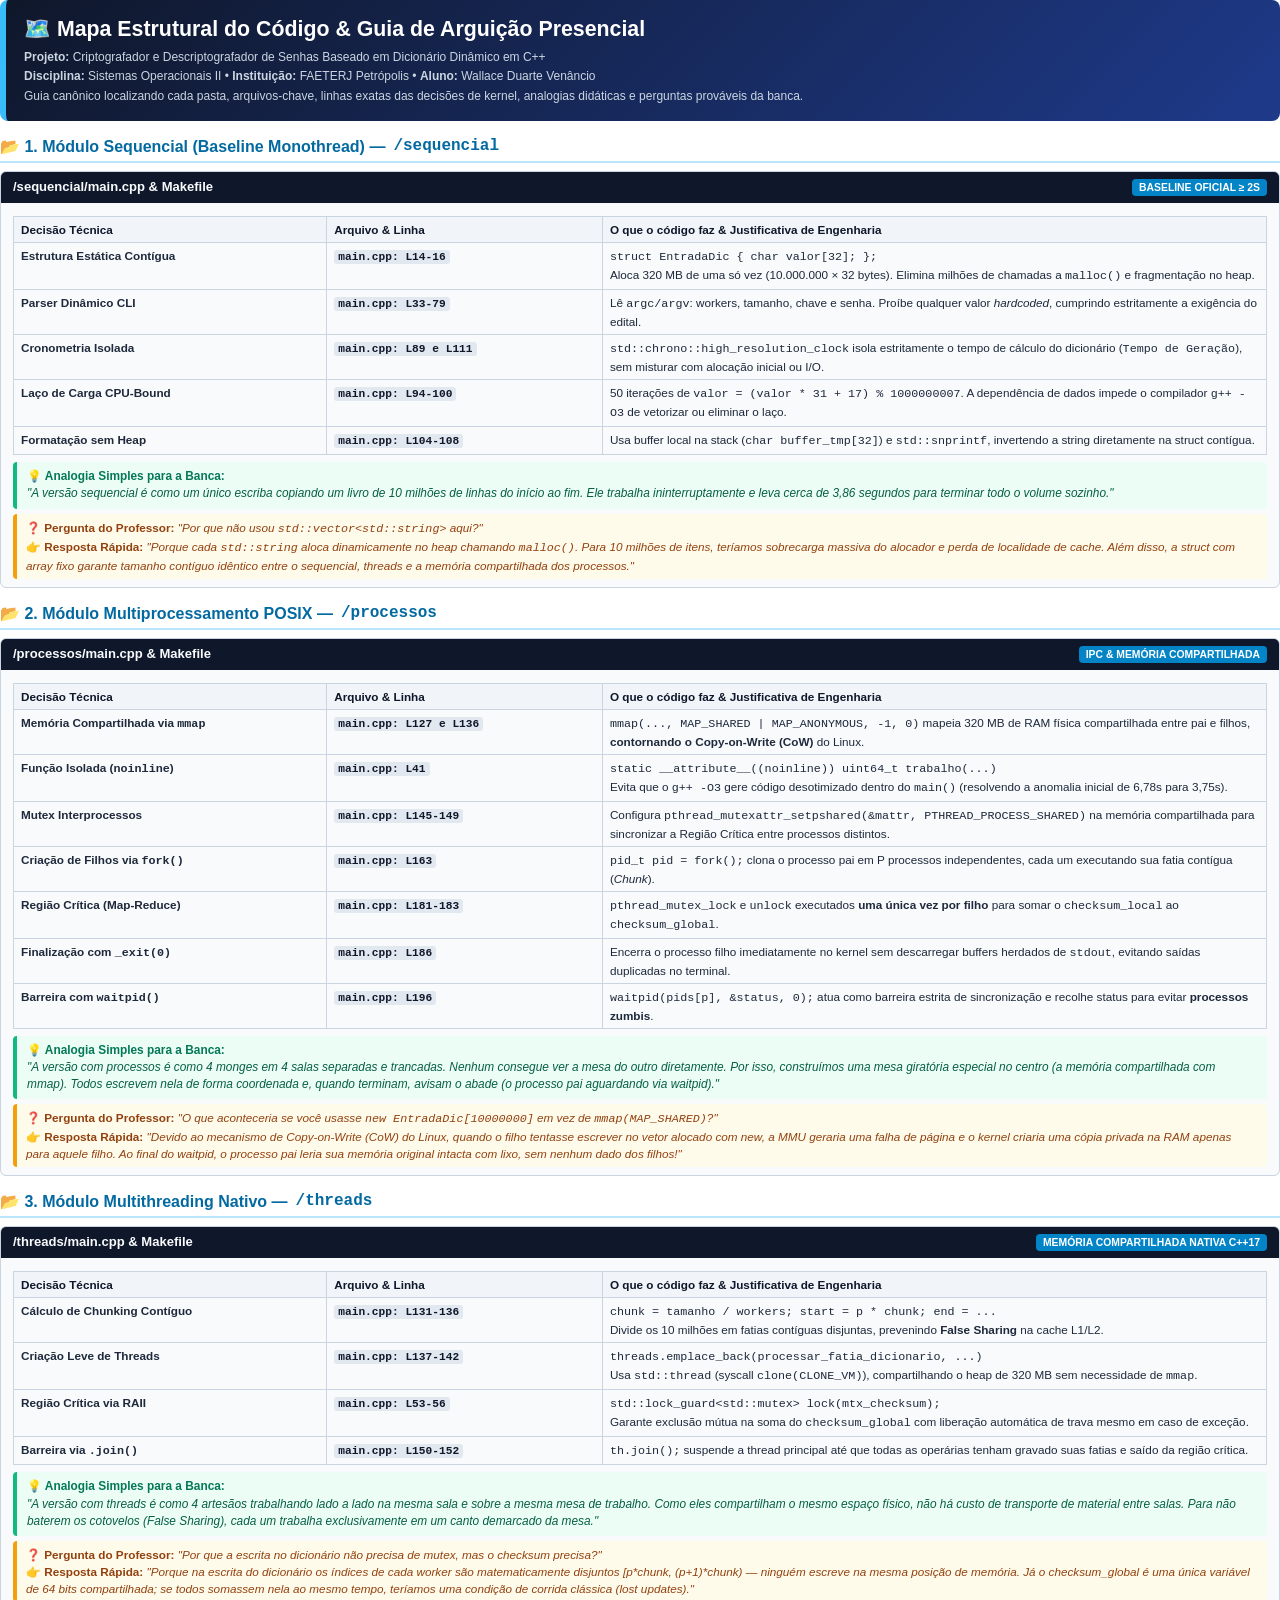
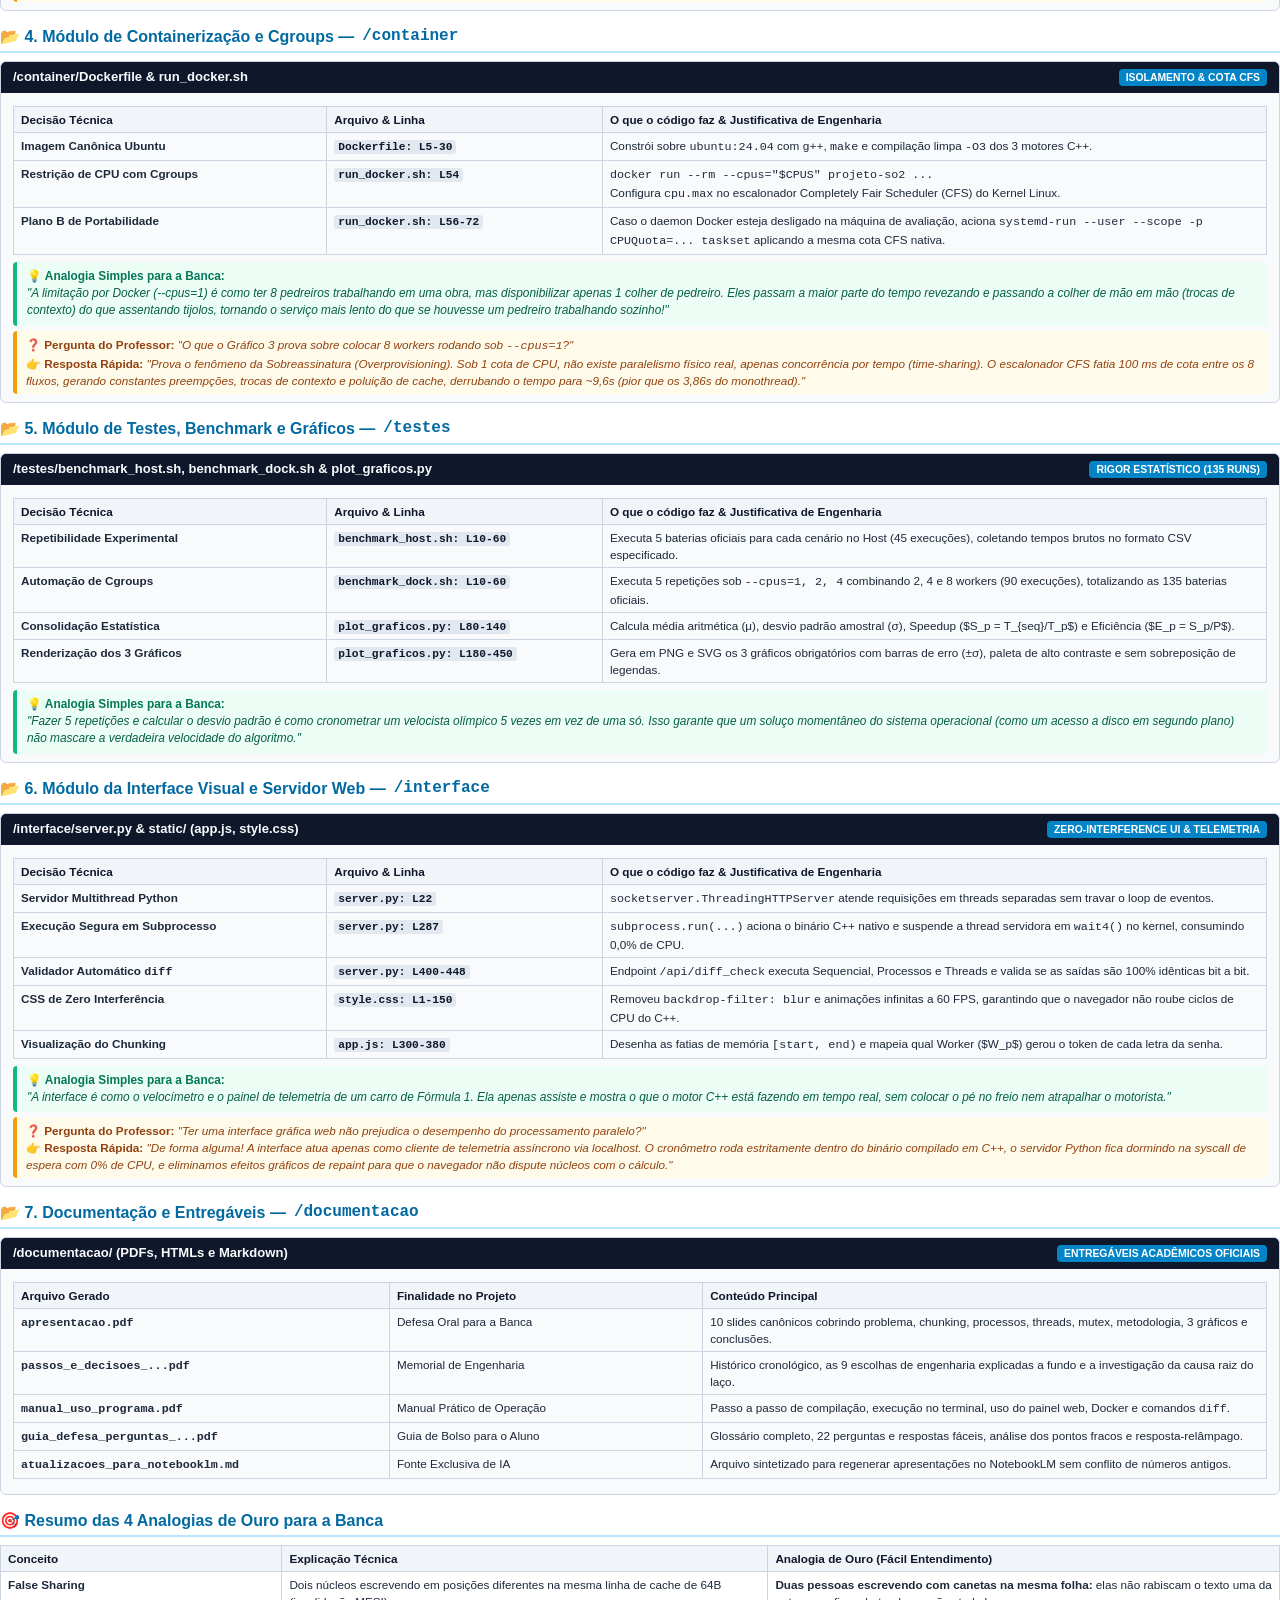
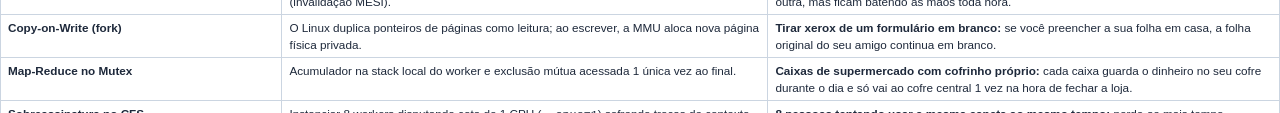
<file: documentacao/mapa_codigo_decisoes_analogias.html>
<!DOCTYPE html>
<html lang="pt-BR">
<head>
<meta charset="utf-8">
<title>Mapa Estrutural do Código e Decisões de Engenharia - SO2 FAETERJ</title>
<style>
  @page {
    size: A4 portrait;
    margin: 12mm 14mm 12mm 14mm;
  }
  * {
    box-sizing: border-box;
  }
  body {
    font-family: -apple-system, BlinkMacSystemFont, "Segoe UI", Roboto, Helvetica, Arial, sans-serif;
    color: #1e293b;
    background-color: #ffffff;
    line-height: 1.45;
    font-size: 9.3pt;
    margin: 0;
    padding: 0;
    -webkit-print-color-adjust: exact;
    print-color-adjust: exact;
  }
  h1, h2, h3, h4 {
    color: #0f172a;
    font-weight: 700;
    margin-top: 0;
  }
  h1 {
    font-size: 16pt;
    color: #ffffff;
    margin-bottom: 4px;
  }
  h2 {
    font-size: 12pt;
    color: #0369a1;
    border-bottom: 2px solid #bae6fd;
    padding-bottom: 3px;
    margin-top: 14px;
    margin-bottom: 8px;
    display: flex;
    align-items: center;
    gap: 8px;
  }
  h3 {
    font-size: 10pt;
    color: #0f766e;
    margin-top: 8px;
    margin-bottom: 4px;
  }
  p {
    margin: 0 0 6px 0;
  }
  ul, ol {
    margin: 0 0 8px 0;
    padding-left: 18px;
  }
  li {
    margin-bottom: 3px;
  }
  .header-card {
    background: linear-gradient(135deg, #0f172a 0%, #1e3a8a 100%);
    color: #f8fafc;
    padding: 14px 18px;
    border-radius: 8px;
    margin-bottom: 12px;
    border-left: 6px solid #38bdf8;
  }
  .header-card p {
    color: #cbd5e1;
    margin: 2px 0;
    font-size: 9pt;
  }
  .folder-block {
    border: 1px solid #cbd5e1;
    border-radius: 6px;
    background: #f8fafc;
    margin-bottom: 11px;
    overflow: hidden;
    page-break-inside: avoid;
  }
  .folder-header {
    background: #0f172a;
    color: #f8fafc;
    padding: 6px 12px;
    font-weight: 700;
    font-size: 9.8pt;
    display: flex;
    justify-content: space-between;
    align-items: center;
  }
  .folder-tag {
    background: #0284c7;
    color: #ffffff;
    font-size: 7.8pt;
    padding: 1px 7px;
    border-radius: 4px;
    text-transform: uppercase;
  }
  .folder-body {
    padding: 8px 12px;
  }
  .loc-table {
    width: 100%;
    border-collapse: collapse;
    margin: 5px 0 7px 0;
    font-size: 8.8pt;
  }
  .loc-table th, .loc-table td {
    border: 1px solid #cbd5e1;
    padding: 4px 7px;
    text-align: left;
    vertical-align: top;
  }
  .loc-table th {
    background: #f1f5f9;
    color: #0f172a;
    font-weight: 700;
  }
  .analogy-box {
    background: #ecfdf5;
    border-left: 4px solid #10b981;
    padding: 6px 10px;
    border-radius: 4px;
    color: #065f46;
    margin-top: 5px;
    font-size: 8.9pt;
  }
  .analogy-box strong {
    color: #047857;
  }
  .teacher-q {
    background: #fffbeb;
    border-left: 4px solid #f59e0b;
    padding: 5px 9px;
    border-radius: 4px;
    color: #92400e;
    margin-top: 5px;
    font-size: 8.8pt;
  }
  .code-badge {
    font-family: Consolas, "Courier New", monospace;
    background: #e2e8f0;
    color: #0f172a;
    padding: 1px 4px;
    border-radius: 3px;
    font-size: 8.4pt;
    font-weight: 600;
  }
  .page-break {
    page-break-before: always;
  }
</style>
</head>
<body>

<div class="header-card">
  <h1>🗺️ Mapa Estrutural do Código & Guia de Arguição Presencial</h1>
  <p><strong>Projeto:</strong> Criptografador e Descriptografador de Senhas Baseado em Dicionário Dinâmico em C++</p>
  <p><strong>Disciplina:</strong> Sistemas Operacionais II • <strong>Instituição:</strong> FAETERJ Petrópolis • <strong>Aluno:</strong> Wallace Duarte Venâncio</p>
  <p>Guia canônico localizando cada pasta, arquivos-chave, linhas exatas das decisões de kernel, analogias didáticas e perguntas prováveis da banca.</p>
</div>

<h2>📂 1. Módulo Sequencial (Baseline Monothread) — <code>/sequencial</code></h2>

<div class="folder-block">
  <div class="folder-header">
    <span>/sequencial/main.cpp &amp; Makefile</span>
    <span class="folder-tag">Baseline Oficial &ge; 2s</span>
  </div>
  <div class="folder-body">
    <table class="loc-table">
      <thead>
        <tr>
          <th style="width: 25%;">Decisão Técnica</th>
          <th style="width: 22%;">Arquivo &amp; Linha</th>
          <th style="width: 53%;">O que o código faz &amp; Justificativa de Engenharia</th>
        </tr>
      </thead>
      <tbody>
        <tr>
          <td><strong>Estrutura Estática Contígua</strong></td>
          <td><span class="code-badge">main.cpp: L14-16</span></td>
          <td><code>struct EntradaDic { char valor[32]; };</code><br>Aloca 320 MB de uma só vez (10.000.000 &times; 32 bytes). Elimina milhões de chamadas a <code>malloc()</code> e fragmentação no heap.</td>
        </tr>
        <tr>
          <td><strong>Parser Dinâmico CLI</strong></td>
          <td><span class="code-badge">main.cpp: L33-79</span></td>
          <td>Lê <code>argc/argv</code>: workers, tamanho, chave e senha. Proíbe qualquer valor <em>hardcoded</em>, cumprindo estritamente a exigência do edital.</td>
        </tr>
        <tr>
          <td><strong>Cronometria Isolada</strong></td>
          <td><span class="code-badge">main.cpp: L89 e L111</span></td>
          <td><code>std::chrono::high_resolution_clock</code> isola estritamente o tempo de cálculo do dicionário (<code>Tempo de Geração</code>), sem misturar com alocação inicial ou I/O.</td>
        </tr>
        <tr>
          <td><strong>Laço de Carga CPU-Bound</strong></td>
          <td><span class="code-badge">main.cpp: L94-100</span></td>
          <td>50 iterações de <code>valor = (valor * 31 + 17) % 1000000007</code>. A dependência de dados impede o compilador <code>g++ -O3</code> de vetorizar ou eliminar o laço.</td>
        </tr>
        <tr>
          <td><strong>Formatação sem Heap</strong></td>
          <td><span class="code-badge">main.cpp: L104-108</span></td>
          <td>Usa buffer local na stack (<code>char buffer_tmp[32]</code>) e <code>std::snprintf</code>, invertendo a string diretamente na struct contígua.</td>
        </tr>
      </tbody>
    </table>

    <div class="analogy-box">
      <strong>💡 Analogia Simples para a Banca:</strong><br>
      <em>"A versão sequencial é como um único escriba copiando um livro de 10 milhões de linhas do início ao fim. Ele trabalha ininterruptamente e leva cerca de 3,86 segundos para terminar todo o volume sozinho."</em>
    </div>

    <div class="teacher-q">
      <strong>❓ Pergunta do Professor:</strong> <em>"Por que não usou <code>std::vector&lt;std::string&gt;</code> aqui?"</em><br>
      <strong>👉 Resposta Rápida:</strong> <em>"Porque cada <code>std::string</code> aloca dinamicamente no heap chamando <code>malloc()</code>. Para 10 milhões de itens, teríamos sobrecarga massiva do alocador e perda de localidade de cache. Além disso, a struct com array fixo garante tamanho contíguo idêntico entre o sequencial, threads e a memória compartilhada dos processos."</em>
    </div>
  </div>
</div>

<h2>📂 2. Módulo Multiprocessamento POSIX — <code>/processos</code></h2>

<div class="folder-block">
  <div class="folder-header">
    <span>/processos/main.cpp &amp; Makefile</span>
    <span class="folder-tag">IPC &amp; Memória Compartilhada</span>
  </div>
  <div class="folder-body">
    <table class="loc-table">
      <thead>
        <tr>
          <th style="width: 25%;">Decisão Técnica</th>
          <th style="width: 22%;">Arquivo &amp; Linha</th>
          <th style="width: 53%;">O que o código faz &amp; Justificativa de Engenharia</th>
        </tr>
      </thead>
      <tbody>
        <tr>
          <td><strong>Memória Compartilhada via <code>mmap</code></strong></td>
          <td><span class="code-badge">main.cpp: L127 e L136</span></td>
          <td><code>mmap(..., MAP_SHARED | MAP_ANONYMOUS, -1, 0)</code> mapeia 320 MB de RAM física compartilhada entre pai e filhos, <strong>contornando o Copy-on-Write (CoW)</strong> do Linux.</td>
        </tr>
        <tr>
          <td><strong>Função Isolada (<code>noinline</code>)</strong></td>
          <td><span class="code-badge">main.cpp: L41</span></td>
          <td><code>static __attribute__((noinline)) uint64_t trabalho(...)</code><br>Evita que o <code>g++ -O3</code> gere código desotimizado dentro do <code>main()</code> (resolvendo a anomalia inicial de 6,78s para 3,75s).</td>
        </tr>
        <tr>
          <td><strong>Mutex Interprocessos</strong></td>
          <td><span class="code-badge">main.cpp: L145-149</span></td>
          <td>Configura <code>pthread_mutexattr_setpshared(&amp;mattr, PTHREAD_PROCESS_SHARED)</code> na memória compartilhada para sincronizar a Região Crítica entre processos distintos.</td>
        </tr>
        <tr>
          <td><strong>Criação de Filhos via <code>fork()</code></strong></td>
          <td><span class="code-badge">main.cpp: L163</span></td>
          <td><code>pid_t pid = fork();</code> clona o processo pai em P processos independentes, cada um executando sua fatia contígua (<em>Chunk</em>).</td>
        </tr>
        <tr>
          <td><strong>Região Crítica (Map-Reduce)</strong></td>
          <td><span class="code-badge">main.cpp: L181-183</span></td>
          <td><code>pthread_mutex_lock</code> e <code>unlock</code> executados <strong>uma única vez por filho</strong> para somar o <code>checksum_local</code> ao <code>checksum_global</code>.</td>
        </tr>
        <tr>
          <td><strong>Finalização com <code>_exit(0)</code></strong></td>
          <td><span class="code-badge">main.cpp: L186</span></td>
          <td>Encerra o processo filho imediatamente no kernel sem descarregar buffers herdados de <code>stdout</code>, evitando saídas duplicadas no terminal.</td>
        </tr>
        <tr>
          <td><strong>Barreira com <code>waitpid()</code></strong></td>
          <td><span class="code-badge">main.cpp: L196</span></td>
          <td><code>waitpid(pids[p], &amp;status, 0);</code> atua como barreira estrita de sincronização e recolhe status para evitar <strong>processos zumbis</strong>.</td>
        </tr>
      </tbody>
    </table>

    <div class="analogy-box">
      <strong>💡 Analogia Simples para a Banca:</strong><br>
      <em>"A versão com processos é como 4 monges em 4 salas separadas e trancadas. Nenhum consegue ver a mesa do outro diretamente. Por isso, construímos uma mesa giratória especial no centro (a memória compartilhada com mmap). Todos escrevem nela de forma coordenada e, quando terminam, avisam o abade (o processo pai aguardando via waitpid)."</em>
    </div>

    <div class="teacher-q">
      <strong>❓ Pergunta do Professor:</strong> <em>"O que aconteceria se você usasse <code>new EntradaDic[10000000]</code> em vez de <code>mmap(MAP_SHARED)</code>?"</em><br>
      <strong>👉 Resposta Rápida:</strong> <em>"Devido ao mecanismo de Copy-on-Write (CoW) do Linux, quando o filho tentasse escrever no vetor alocado com new, a MMU geraria uma falha de página e o kernel criaria uma cópia privada na RAM apenas para aquele filho. Ao final do waitpid, o processo pai leria sua memória original intacta com lixo, sem nenhum dado dos filhos!"</em>
    </div>
  </div>
</div>

<div class="page-break"></div>

<h2>📂 3. Módulo Multithreading Nativo — <code>/threads</code></h2>

<div class="folder-block">
  <div class="folder-header">
    <span>/threads/main.cpp &amp; Makefile</span>
    <span class="folder-tag">Memória Compartilhada Nativa C++17</span>
  </div>
  <div class="folder-body">
    <table class="loc-table">
      <thead>
        <tr>
          <th style="width: 25%;">Decisão Técnica</th>
          <th style="width: 22%;">Arquivo &amp; Linha</th>
          <th style="width: 53%;">O que o código faz &amp; Justificativa de Engenharia</th>
        </tr>
      </thead>
      <tbody>
        <tr>
          <td><strong>Cálculo de Chunking Contíguo</strong></td>
          <td><span class="code-badge">main.cpp: L131-136</span></td>
          <td><code>chunk = tamanho / workers; start = p * chunk; end = ...</code><br>Divide os 10 milhões em fatias contíguas disjuntas, prevenindo <strong>False Sharing</strong> na cache L1/L2.</td>
        </tr>
        <tr>
          <td><strong>Criação Leve de Threads</strong></td>
          <td><span class="code-badge">main.cpp: L137-142</span></td>
          <td><code>threads.emplace_back(processar_fatia_dicionario, ...)</code><br>Usa <code>std::thread</code> (syscall <code>clone(CLONE_VM)</code>), compartilhando o heap de 320 MB sem necessidade de <code>mmap</code>.</td>
        </tr>
        <tr>
          <td><strong>Região Crítica via RAII</strong></td>
          <td><span class="code-badge">main.cpp: L53-56</span></td>
          <td><code>std::lock_guard&lt;std::mutex&gt; lock(mtx_checksum);</code><br>Garante exclusão mútua na soma do <code>checksum_global</code> com liberação automática de trava mesmo em caso de exceção.</td>
        </tr>
        <tr>
          <td><strong>Barreira via <code>.join()</code></strong></td>
          <td><span class="code-badge">main.cpp: L150-152</span></td>
          <td><code>th.join();</code> suspende a thread principal até que todas as operárias tenham gravado suas fatias e saído da região crítica.</td>
        </tr>
      </tbody>
    </table>

    <div class="analogy-box">
      <strong>💡 Analogia Simples para a Banca:</strong><br>
      <em>"A versão com threads é como 4 artesãos trabalhando lado a lado na mesma sala e sobre a mesma mesa de trabalho. Como eles compartilham o mesmo espaço físico, não há custo de transporte de material entre salas. Para não baterem os cotovelos (False Sharing), cada um trabalha exclusivamente em um canto demarcado da mesa."</em>
    </div>

    <div class="teacher-q">
      <strong>❓ Pergunta do Professor:</strong> <em>"Por que a escrita no dicionário não precisa de mutex, mas o checksum precisa?"</em><br>
      <strong>👉 Resposta Rápida:</strong> <em>"Porque na escrita do dicionário os índices de cada worker são matematicamente disjuntos [p*chunk, (p+1)*chunk) — ninguém escreve na mesma posição de memória. Já o checksum_global é uma única variável de 64 bits compartilhada; se todos somassem nela ao mesmo tempo, teríamos uma condição de corrida clássica (lost updates)."</em>
    </div>
  </div>
</div>

<h2>📂 4. Módulo de Containerização e Cgroups — <code>/container</code></h2>

<div class="folder-block">
  <div class="folder-header">
    <span>/container/Dockerfile &amp; run_docker.sh</span>
    <span class="folder-tag">Isolamento &amp; Cota CFS</span>
  </div>
  <div class="folder-body">
    <table class="loc-table">
      <thead>
        <tr>
          <th style="width: 25%;">Decisão Técnica</th>
          <th style="width: 22%;">Arquivo &amp; Linha</th>
          <th style="width: 53%;">O que o código faz &amp; Justificativa de Engenharia</th>
        </tr>
      </thead>
      <tbody>
        <tr>
          <td><strong>Imagem Canônica Ubuntu</strong></td>
          <td><span class="code-badge">Dockerfile: L5-30</span></td>
          <td>Constrói sobre <code>ubuntu:24.04</code> com <code>g++</code>, <code>make</code> e compilação limpa <code>-O3</code> dos 3 motores C++.</td>
        </tr>
        <tr>
          <td><strong>Restrição de CPU com Cgroups</strong></td>
          <td><span class="code-badge">run_docker.sh: L54</span></td>
          <td><code>docker run --rm --cpus="$CPUS" projeto-so2 ...</code><br>Configura <code>cpu.max</code> no escalonador Completely Fair Scheduler (CFS) do Kernel Linux.</td>
        </tr>
        <tr>
          <td><strong>Plano B de Portabilidade</strong></td>
          <td><span class="code-badge">run_docker.sh: L56-72</span></td>
          <td>Caso o daemon Docker esteja desligado na máquina de avaliação, aciona <code>systemd-run --user --scope -p CPUQuota=... taskset</code> aplicando a mesma cota CFS nativa.</td>
        </tr>
      </tbody>
    </table>

    <div class="analogy-box">
      <strong>💡 Analogia Simples para a Banca:</strong><br>
      <em>"A limitação por Docker (--cpus=1) é como ter 8 pedreiros trabalhando em uma obra, mas disponibilizar apenas 1 colher de pedreiro. Eles passam a maior parte do tempo revezando e passando a colher de mão em mão (trocas de contexto) do que assentando tijolos, tornando o serviço mais lento do que se houvesse um pedreiro trabalhando sozinho!"</em>
    </div>

    <div class="teacher-q">
      <strong>❓ Pergunta do Professor:</strong> <em>"O que o Gráfico 3 prova sobre colocar 8 workers rodando sob <code>--cpus=1</code>?"</em><br>
      <strong>👉 Resposta Rápida:</strong> <em>"Prova o fenômeno da Sobreassinatura (Overprovisioning). Sob 1 cota de CPU, não existe paralelismo físico real, apenas concorrência por tempo (time-sharing). O escalonador CFS fatia 100 ms de cota entre os 8 fluxos, gerando constantes preempções, trocas de contexto e poluição de cache, derrubando o tempo para ~9,6s (pior que os 3,86s do monothread)."</em>
    </div>
  </div>
</div>

<h2>📂 5. Módulo de Testes, Benchmark e Gráficos — <code>/testes</code></h2>

<div class="folder-block">
  <div class="folder-header">
    <span>/testes/benchmark_host.sh, benchmark_dock.sh &amp; plot_graficos.py</span>
    <span class="folder-tag">Rigor Estatístico (135 Runs)</span>
  </div>
  <div class="folder-body">
    <table class="loc-table">
      <thead>
        <tr>
          <th style="width: 25%;">Decisão Técnica</th>
          <th style="width: 22%;">Arquivo &amp; Linha</th>
          <th style="width: 53%;">O que o código faz &amp; Justificativa de Engenharia</th>
        </tr>
      </thead>
      <tbody>
        <tr>
          <td><strong>Repetibilidade Experimental</strong></td>
          <td><span class="code-badge">benchmark_host.sh: L10-60</span></td>
          <td>Executa 5 baterias oficiais para cada cenário no Host (45 execuções), coletando tempos brutos no formato CSV especificado.</td>
        </tr>
        <tr>
          <td><strong>Automação de Cgroups</strong></td>
          <td><span class="code-badge">benchmark_dock.sh: L10-60</span></td>
          <td>Executa 5 repetições sob <code>--cpus=1, 2, 4</code> combinando 2, 4 e 8 workers (90 execuções), totalizando as 135 baterias oficiais.</td>
        </tr>
        <tr>
          <td><strong>Consolidação Estatística</strong></td>
          <td><span class="code-badge">plot_graficos.py: L80-140</span></td>
          <td>Calcula média aritmética (&mu;), desvio padrão amostral (&sigma;), Speedup ($S_p = T_{seq}/T_p$) e Eficiência ($E_p = S_p/P$).</td>
        </tr>
        <tr>
          <td><strong>Renderização dos 3 Gráficos</strong></td>
          <td><span class="code-badge">plot_graficos.py: L180-450</span></td>
          <td>Gera em PNG e SVG os 3 gráficos obrigatórios com barras de erro (&plusmn;&sigma;), paleta de alto contraste e sem sobreposição de legendas.</td>
        </tr>
      </tbody>
    </table>

    <div class="analogy-box">
      <strong>💡 Analogia Simples para a Banca:</strong><br>
      <em>"Fazer 5 repetições e calcular o desvio padrão é como cronometrar um velocista olímpico 5 vezes em vez de uma só. Isso garante que um soluço momentâneo do sistema operacional (como um acesso a disco em segundo plano) não mascare a verdadeira velocidade do algoritmo."</em>
    </div>
  </div>
</div>

<div class="page-break"></div>

<h2>📂 6. Módulo da Interface Visual e Servidor Web — <code>/interface</code></h2>

<div class="folder-block">
  <div class="folder-header">
    <span>/interface/server.py &amp; static/ (app.js, style.css)</span>
    <span class="folder-tag">Zero-Interference UI &amp; Telemetria</span>
  </div>
  <div class="folder-body">
    <table class="loc-table">
      <thead>
        <tr>
          <th style="width: 25%;">Decisão Técnica</th>
          <th style="width: 22%;">Arquivo &amp; Linha</th>
          <th style="width: 53%;">O que o código faz &amp; Justificativa de Engenharia</th>
        </tr>
      </thead>
      <tbody>
        <tr>
          <td><strong>Servidor Multithread Python</strong></td>
          <td><span class="code-badge">server.py: L22</span></td>
          <td><code>socketserver.ThreadingHTTPServer</code> atende requisições em threads separadas sem travar o loop de eventos.</td>
        </tr>
        <tr>
          <td><strong>Execução Segura em Subprocesso</strong></td>
          <td><span class="code-badge">server.py: L287</span></td>
          <td><code>subprocess.run(...)</code> aciona o binário C++ nativo e suspende a thread servidora em <code>wait4()</code> no kernel, consumindo 0,0% de CPU.</td>
        </tr>
        <tr>
          <td><strong>Validador Automático <code>diff</code></strong></td>
          <td><span class="code-badge">server.py: L400-448</span></td>
          <td>Endpoint <code>/api/diff_check</code> executa Sequencial, Processos e Threads e valida se as saídas são 100% idênticas bit a bit.</td>
        </tr>
        <tr>
          <td><strong>CSS de Zero Interferência</strong></td>
          <td><span class="code-badge">style.css: L1-150</span></td>
          <td>Removeu <code>backdrop-filter: blur</code> e animações infinitas a 60 FPS, garantindo que o navegador não roube ciclos de CPU do C++.</td>
        </tr>
        <tr>
          <td><strong>Visualização do Chunking</strong></td>
          <td><span class="code-badge">app.js: L300-380</span></td>
          <td>Desenha as fatias de memória <code>[start, end)</code> e mapeia qual Worker ($W_p$) gerou o token de cada letra da senha.</td>
        </tr>
      </tbody>
    </table>

    <div class="analogy-box">
      <strong>💡 Analogia Simples para a Banca:</strong><br>
      <em>"A interface é como o velocímetro e o painel de telemetria de um carro de Fórmula 1. Ela apenas assiste e mostra o que o motor C++ está fazendo em tempo real, sem colocar o pé no freio nem atrapalhar o motorista."</em>
    </div>

    <div class="teacher-q">
      <strong>❓ Pergunta do Professor:</strong> <em>"Ter uma interface gráfica web não prejudica o desempenho do processamento paralelo?"</em><br>
      <strong>👉 Resposta Rápida:</strong> <em>"De forma alguma! A interface atua apenas como cliente de telemetria assíncrono via localhost. O cronômetro roda estritamente dentro do binário compilado em C++, o servidor Python fica dormindo na syscall de espera com 0% de CPU, e eliminamos efeitos gráficos de repaint para que o navegador não dispute núcleos com o cálculo."</em>
    </div>
  </div>
</div>

<h2>📂 7. Documentação e Entregáveis — <code>/documentacao</code></h2>

<div class="folder-block">
  <div class="folder-header">
    <span>/documentacao/ (PDFs, HTMLs e Markdown)</span>
    <span class="folder-tag">Entregáveis Acadêmicos Oficiais</span>
  </div>
  <div class="folder-body">
    <table class="loc-table">
      <thead>
        <tr>
          <th style="width: 30%;">Arquivo Gerado</th>
          <th style="width: 25%;">Finalidade no Projeto</th>
          <th style="width: 45%;">Conteúdo Principal</th>
        </tr>
      </thead>
      <tbody>
        <tr>
          <td><strong><code>apresentacao.pdf</code></strong></td>
          <td>Defesa Oral para a Banca</td>
          <td>10 slides canônicos cobrindo problema, chunking, processos, threads, mutex, metodologia, 3 gráficos e conclusões.</td>
        </tr>
        <tr>
          <td><strong><code>passos_e_decisoes_...pdf</code></strong></td>
          <td>Memorial de Engenharia</td>
          <td>Histórico cronológico, as 9 escolhas de engenharia explicadas a fundo e a investigação da causa raiz do laço.</td>
        </tr>
        <tr>
          <td><strong><code>manual_uso_programa.pdf</code></strong></td>
          <td>Manual Prático de Operação</td>
          <td>Passo a passo de compilação, execução no terminal, uso do painel web, Docker e comandos <code>diff</code>.</td>
        </tr>
        <tr>
          <td><strong><code>guia_defesa_perguntas_...pdf</code></strong></td>
          <td>Guia de Bolso para o Aluno</td>
          <td>Glossário completo, 22 perguntas e respostas fáceis, análise dos pontos fracos e resposta-relâmpago.</td>
        </tr>
        <tr>
          <td><strong><code>atualizacoes_para_notebooklm.md</code></strong></td>
          <td>Fonte Exclusiva de IA</td>
          <td>Arquivo sintetizado para regenerar apresentações no NotebookLM sem conflito de números antigos.</td>
        </tr>
      </tbody>
    </table>
  </div>
</div>

<h2>🎯 Resumo das 4 Analogias de Ouro para a Banca</h2>
<table class="loc-table">
  <thead>
    <tr>
      <th style="width: 22%;">Conceito</th>
      <th style="width: 38%;">Explicação Técnica</th>
      <th style="width: 40%;">Analogia de Ouro (Fácil Entendimento)</th>
    </tr>
  </thead>
  <tbody>
    <tr>
      <td><strong>False Sharing</strong></td>
      <td>Dois núcleos escrevendo em posições diferentes na mesma linha de cache de 64B (invalidação MESI).</td>
      <td><strong>Duas pessoas escrevendo com canetas na mesma folha:</strong> elas não rabiscam o texto uma da outra, mas ficam batendo as mãos toda hora.</td>
    </tr>
    <tr>
      <td><strong>Copy-on-Write (fork)</strong></td>
      <td>O Linux duplica ponteiros de páginas como leitura; ao escrever, a MMU aloca nova página física privada.</td>
      <td><strong>Tirar xerox de um formulário em branco:</strong> se você preencher a sua folha em casa, a folha original do seu amigo continua em branco.</td>
    </tr>
    <tr>
      <td><strong>Map-Reduce no Mutex</strong></td>
      <td>Acumulador na stack local do worker e exclusão mútua acessada 1 única vez ao final.</td>
      <td><strong>Caixas de supermercado com cofrinho próprio:</strong> cada caixa guarda o dinheiro no seu cofre durante o dia e só vai ao cofre central 1 vez na hora de fechar a loja.</td>
    </tr>
    <tr>
      <td><strong>Sobreassinatura no CFS</strong></td>
      <td>Instanciar 8 workers disputando cota de 1 CPU (<code>--cpus=1</code>) sofrendo trocas de contexto.</td>
      <td><strong>8 pessoas tentando usar a mesma caneta ao mesmo tempo:</strong> perde-se mais tempo passando a caneta de mão em mão do que escrevendo no papel.</td>
    </tr>
  </tbody>
</table>

</body>
</html>
</file>
